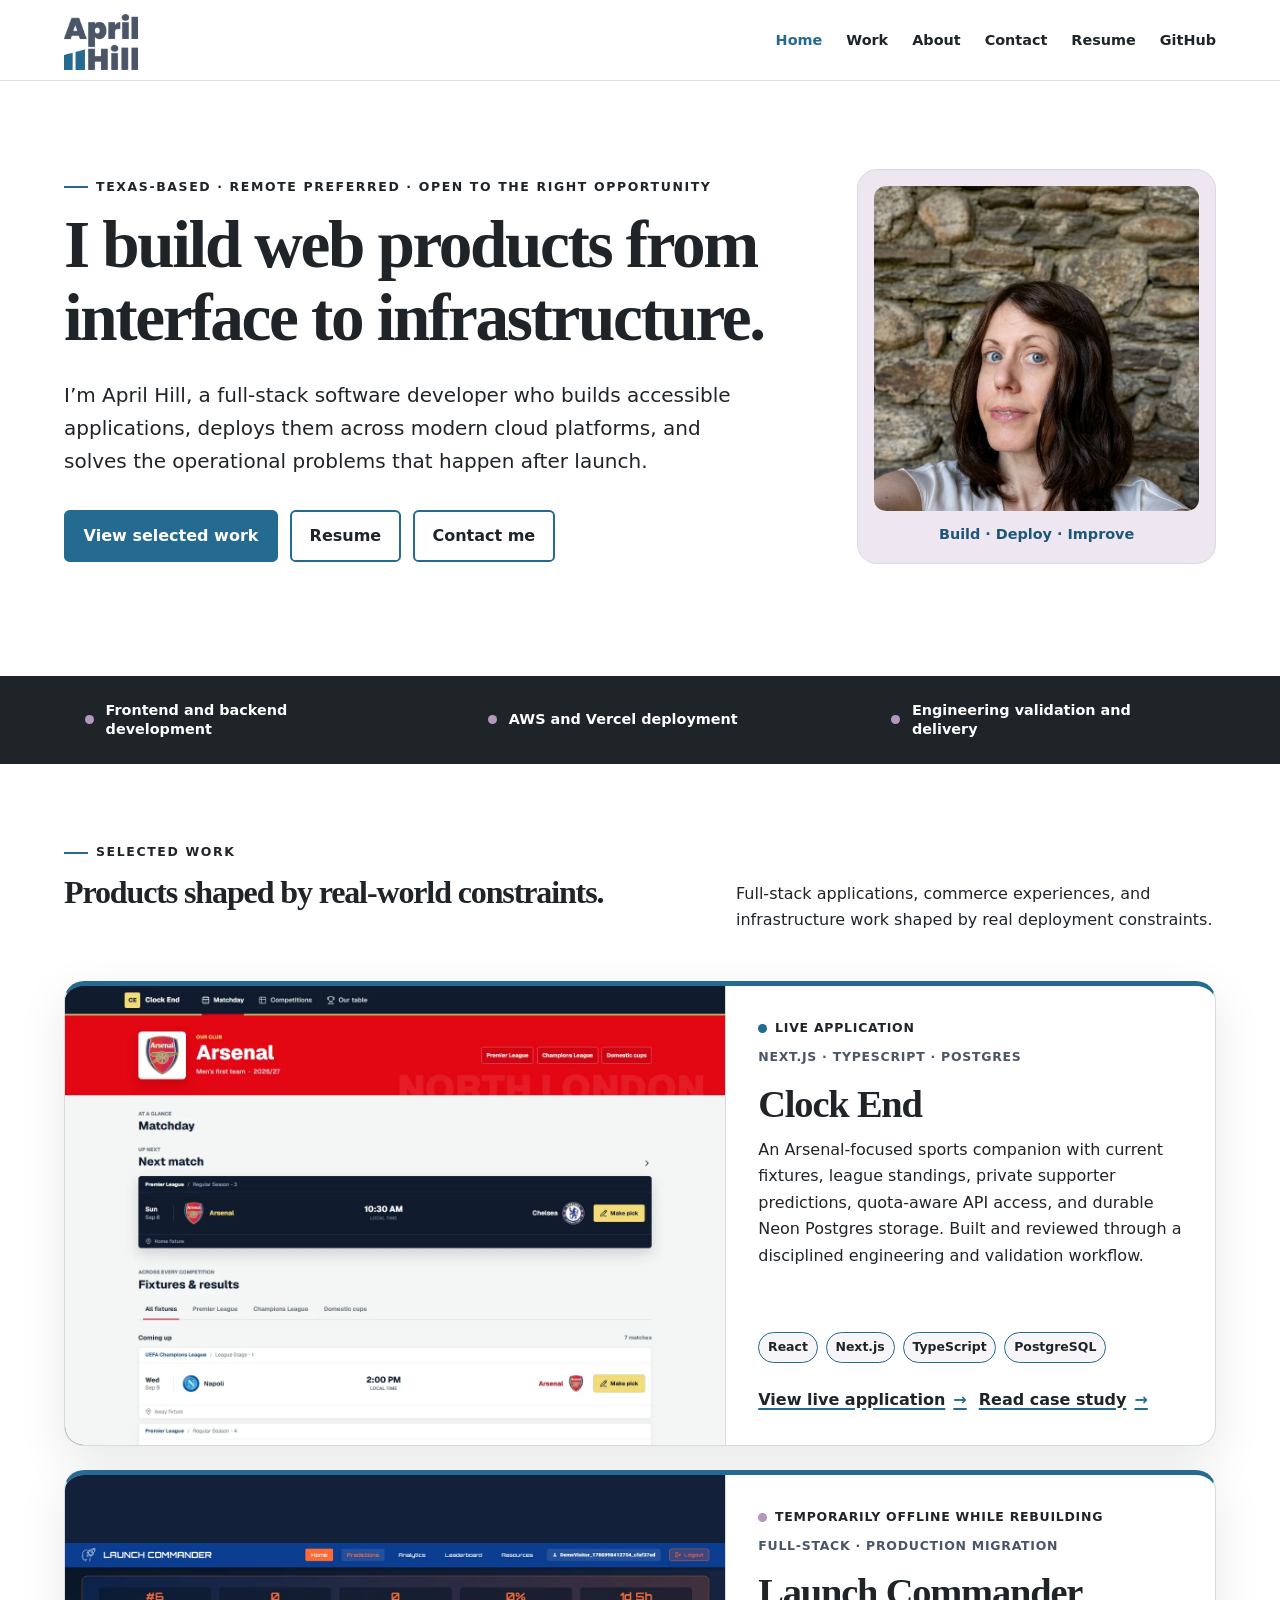
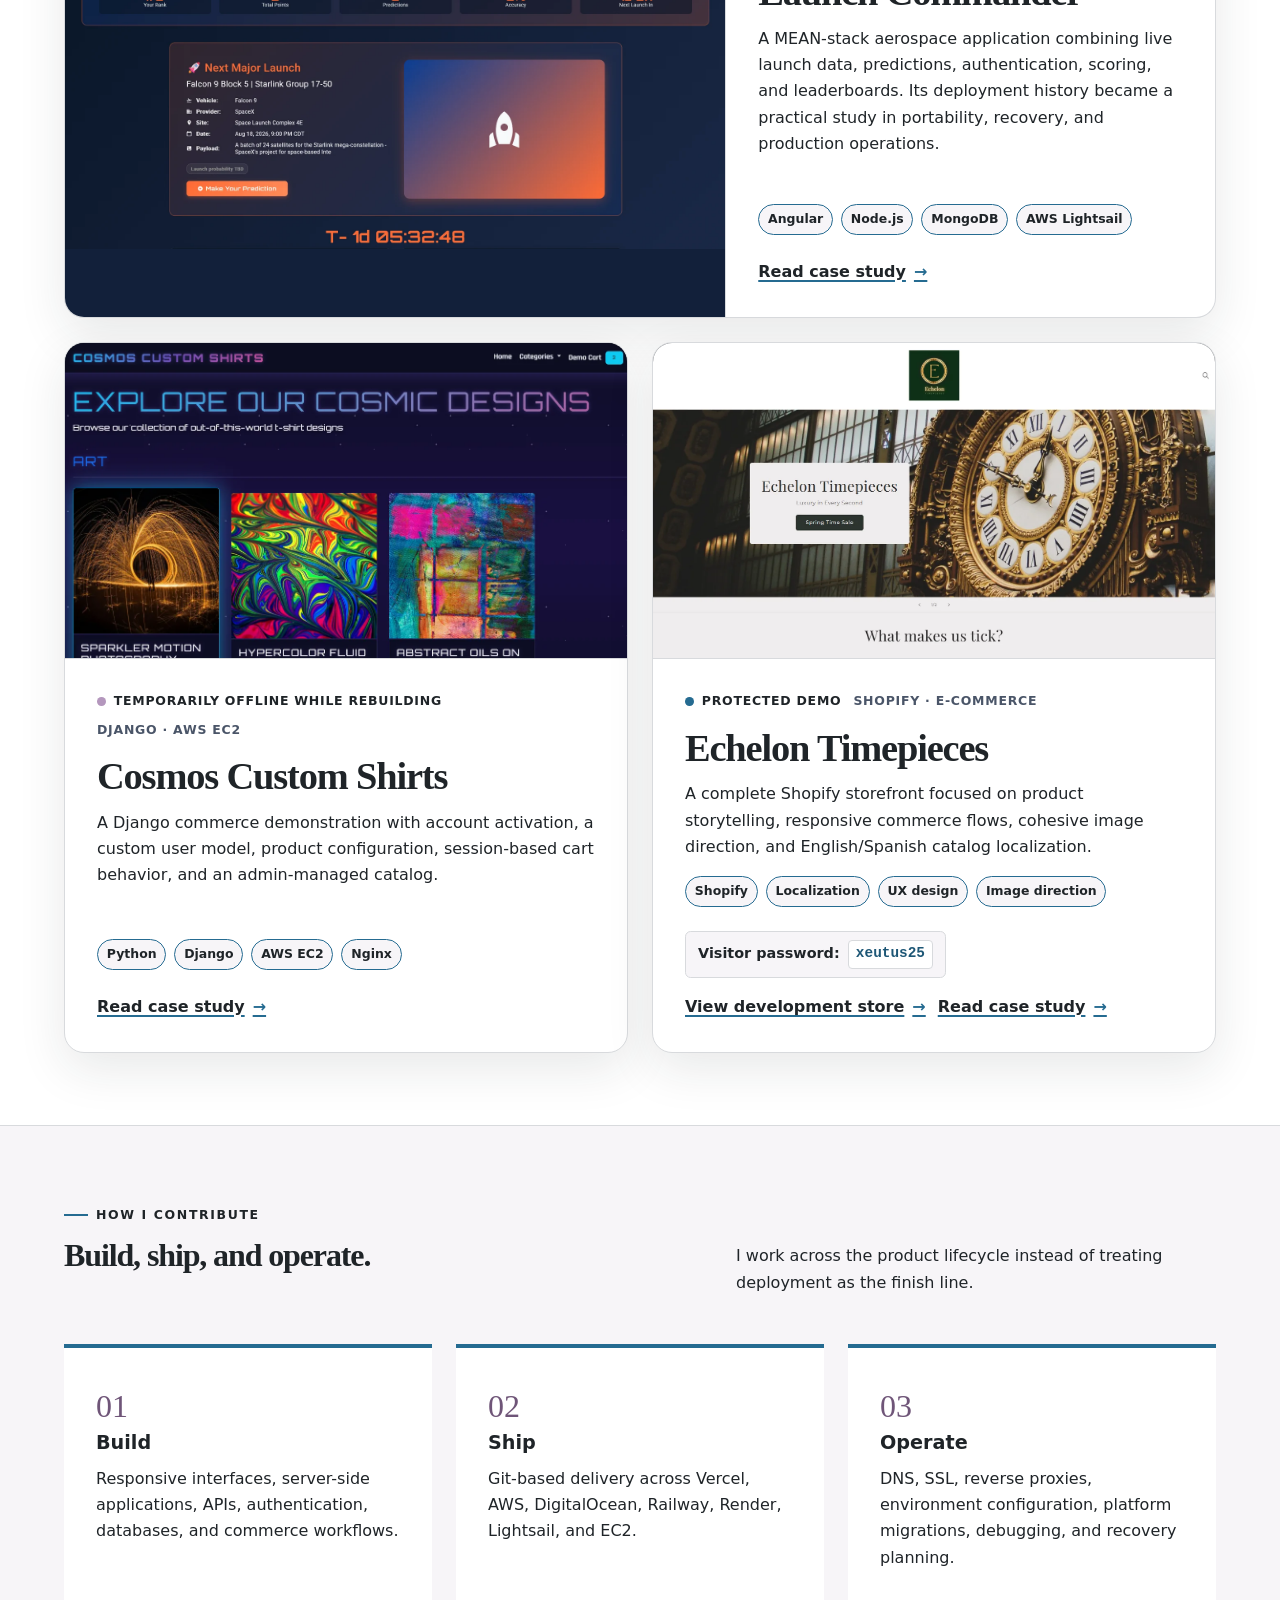
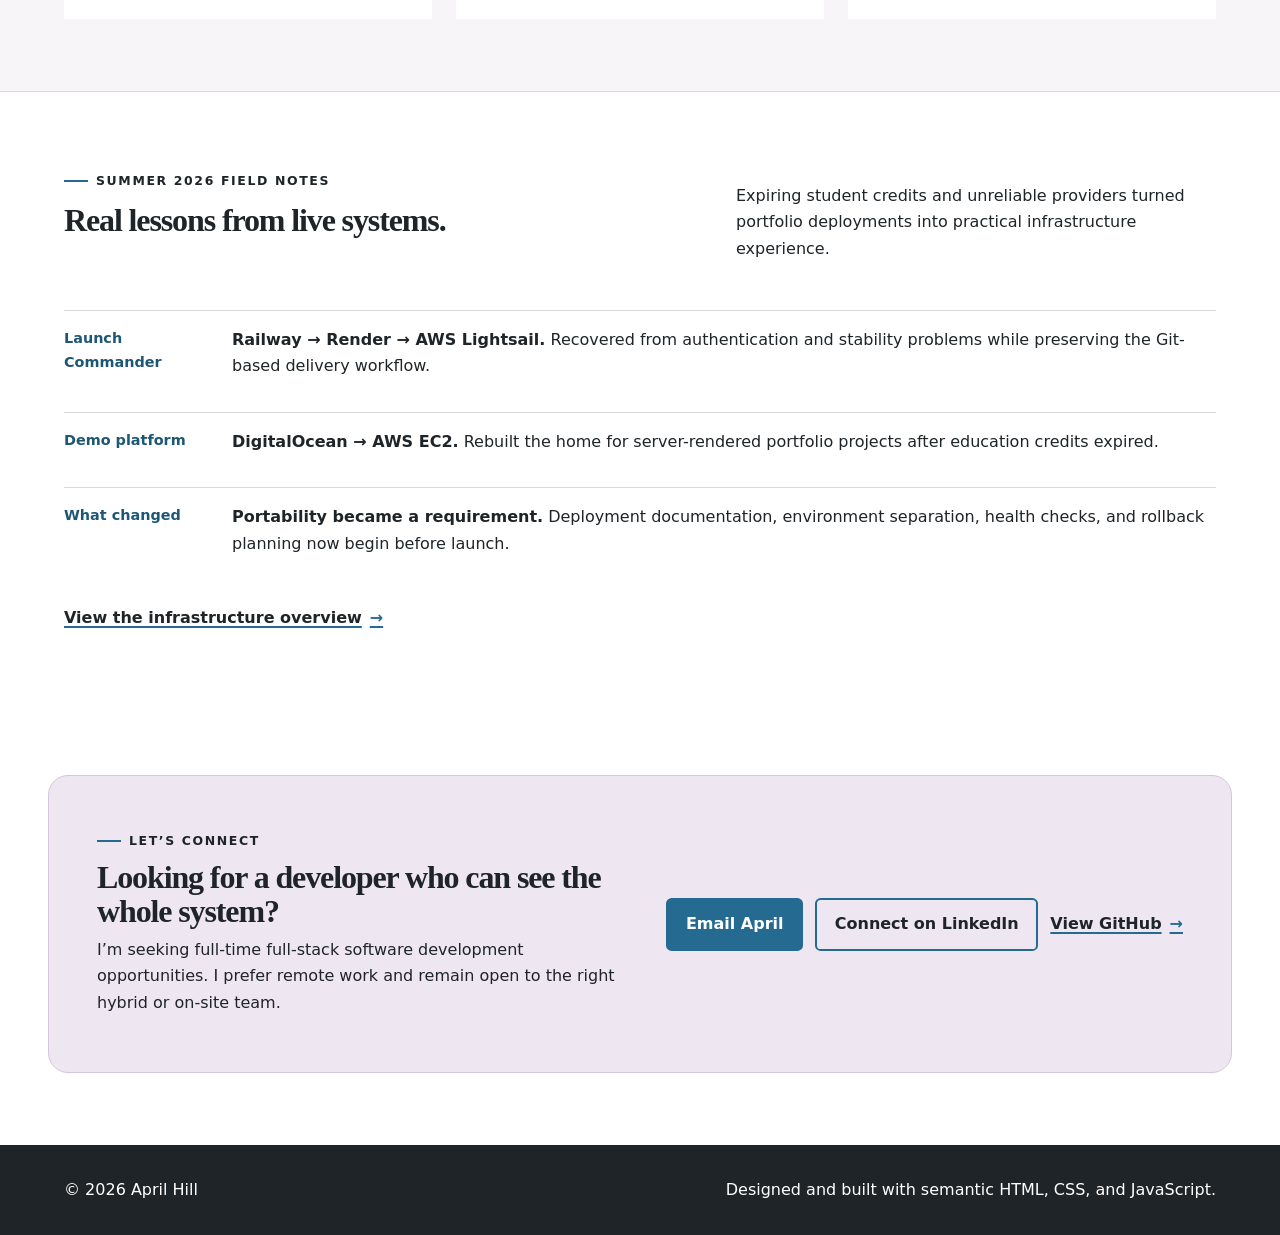
<file: index.html>
<!doctype html>
<html lang="en">
  <head>
    <meta charset="utf-8">
    <meta name="viewport" content="width=device-width, initial-scale=1">
    <meta name="description" content="April Hill is a full-stack software developer building accessible web products across frontend, backend, and cloud infrastructure.">
    <link rel="canonical" href="https://aprilhill.tech/">
    <link rel="icon" type="image/png" href="assets/images/logo.png">
    <meta property="og:type" content="website">
    <meta property="og:site_name" content="April Hill Portfolio">
    <meta property="og:title" content="April Hill | Full-Stack Software Developer">
    <meta property="og:description" content="Accessible full-stack web products, cloud delivery, and production-minded problem-solving.">
    <meta property="og:url" content="https://aprilhill.tech/">
    <meta property="og:image" content="https://aprilhill.tech/assets/images/profile/profile-april-stone.webp">
    <meta property="og:image:alt" content="April Hill, full-stack software developer">
    <meta name="twitter:card" content="summary">
    <title>April Hill | Full-Stack Software Developer</title>
    <link rel="stylesheet" href="css/global.css">
    <link rel="stylesheet" href="css/components.css">
    <link rel="stylesheet" href="css/pages.css">
    <script type="application/ld+json">
      {
        "@context": "https://schema.org",
        "@type": "Person",
        "name": "April Hill",
        "url": "https://aprilhill.tech/",
        "image": "https://aprilhill.tech/assets/images/profile/profile-april-stone.webp",
        "jobTitle": "Full-Stack Software Developer",
        "address": {
          "@type": "PostalAddress",
          "addressRegion": "Texas",
          "addressCountry": "US"
        },
        "sameAs": [
          "https://github.com/TiffanyApril-Dev",
          "https://www.linkedin.com/in/tiffanymorganhill"
        ],
        "knowsAbout": [
          "Full-stack web development",
          "AI-assisted software development",
          "TypeScript",
          "React",
          "Next.js",
          "PostgreSQL",
          "Angular",
          "Node.js",
          "Python",
          "Django",
          "PHP",
          "MongoDB",
          "MySQL",
          "AWS",
          "Accessible web interfaces"
        ]
      }
    </script>
    <script src="js/main.js" defer></script>
  </head>
  <body>
    <a class="skip-link" href="#main-content">Skip to main content</a>

    <header class="site-header">
      <div class="container header-inner">
        <a class="wordmark" href="index.html" aria-label="April Hill home">
          <span class="wordmark-logo" aria-hidden="true"><img src="assets/images/logo.png" width="500" height="500" alt=""></span>
        </a>

        <button class="nav-toggle" type="button" aria-expanded="false" aria-controls="primary-nav" aria-label="Open navigation menu" data-nav-toggle>
          <span></span><span></span><span></span>
        </button>

        <nav class="primary-nav" id="primary-nav" aria-label="Primary navigation" data-primary-nav>
          <ul>
            <li><a href="index.html" aria-current="page">Home</a></li>
            <li><a href="work.html">Work</a></li>
            <li><a href="about.html">About</a></li>
            <li><a href="#contact">Contact</a></li>
            <li><a href="assets/resume/April_Hill_Full_Stack_Developer_Resume.pdf" target="_blank" rel="noreferrer">Resume</a></li>
            <li><a href="https://github.com/TiffanyApril-Dev" target="_blank" rel="noopener noreferrer">GitHub</a></li>
          </ul>
        </nav>
      </div>
    </header>

    <main id="main-content">
      <section class="hero">
        <div class="container hero-grid">
          <div class="hero-copy">
            <p class="eyebrow">Texas-based · Remote preferred · Open to the right opportunity</p>
            <h1>I build web products from interface to infrastructure.</h1>
            <p class="hero-lead">I’m April Hill, a full-stack software developer who builds accessible applications, deploys them across modern cloud platforms, and solves the operational problems that happen after launch.</p>
            <div class="button-row">
              <a class="button" href="#selected-work">View selected work</a>
              <a class="button button--secondary" href="assets/resume/April_Hill_Full_Stack_Developer_Resume.pdf" target="_blank" rel="noreferrer">Resume</a>
              <a class="button button--secondary" href="#contact">Contact me</a>
            </div>
          </div>

          <figure class="portrait-card portrait-card--tight">
            <img src="assets/images/profile/profile-april-stone.webp" width="1080" height="1080" alt="April Hill, full-stack software developer">
            <figcaption class="portrait-caption">Build · Deploy · Improve</figcaption>
          </figure>
        </div>
      </section>

      <aside class="proof-strip" aria-label="Core capabilities">
        <ul class="container proof-list">
          <li>Frontend and backend development</li>
          <li>AWS and Vercel deployment</li>
          <li>Engineering validation and delivery</li>
        </ul>
      </aside>

      <section class="section" id="selected-work">
        <div class="container">
          <div class="section-heading">
            <div>
              <p class="eyebrow">Selected work</p>
              <h2>Products shaped by real-world constraints.</h2>
            </div>
            <p>Full-stack applications, commerce experiences, and infrastructure work shaped by real deployment constraints.</p>
          </div>

          <div class="project-grid">
            <article class="project-card project-card--featured">
              <figure class="project-card-media">
                <img src="assets/images/clock-end/dashboard.webp" width="1440" height="1000" loading="lazy" decoding="async" alt="Clock End Arsenal dashboard showing the next match and upcoming fixtures">
              </figure>
              <div class="project-card-body">
                <div class="project-card-kicker">
                  <span class="project-status project-status--live">Live application</span>
                  <span>Next.js · TypeScript · Postgres</span>
                </div>
                <h3>Clock End</h3>
                <p>An Arsenal-focused sports companion with current fixtures, league standings, private supporter predictions, quota-aware API access, and durable Neon Postgres storage. Built and reviewed through a disciplined engineering and validation workflow.</p>
                <ul class="tag-list" aria-label="Technologies used">
                  <li class="tag">React</li>
                  <li class="tag">Next.js</li>
                  <li class="tag">TypeScript</li>
                  <li class="tag">PostgreSQL</li>
                </ul>
                <div class="link-row">
                  <a class="text-link" href="https://clock-end.vercel.app" target="_blank" rel="noopener noreferrer">View live application</a>
                  <a class="text-link" href="clock-end.html">Read case study</a>
                </div>
              </div>
            </article>

            <article class="project-card project-card--featured">
              <figure class="project-card-media project-card-media--contain">
                <img src="assets/images/launch-commander/home-demo.webp" width="1600" height="750" loading="lazy" decoding="async" alt="Launch Commander dashboard showing user rank, prediction totals, and the next scheduled launch">
              </figure>
              <div class="project-card-body">
                <div class="project-card-kicker">
                  <span class="project-status project-status--demo">Temporarily offline while rebuilding</span>
                  <span>Full-stack · Production migration</span>
                </div>
                <h3>Launch Commander</h3>
                <p>A MEAN-stack aerospace application combining live launch data, predictions, authentication, scoring, and leaderboards. Its deployment history became a practical study in portability, recovery, and production operations.</p>
                <ul class="tag-list" aria-label="Technologies used">
                  <li class="tag">Angular</li>
                  <li class="tag">Node.js</li>
                  <li class="tag">MongoDB</li>
                  <li class="tag">AWS Lightsail</li>
                </ul>
                <div class="link-row">
                  <a class="text-link" href="launch-commander.html">Read case study</a>
                </div>
              </div>
            </article>

            <article class="project-card">
              <figure class="project-card-media">
                <img src="assets/images/cosmos/cosmos-home.webp" width="1175" height="661" loading="lazy" decoding="async" alt="Cosmos Custom Shirts product catalog displaying three colorful configurable designs">
              </figure>
              <div class="project-card-body">
                <div class="project-card-kicker">
                  <span class="project-status project-status--demo">Temporarily offline while rebuilding</span>
                  <span>Django · AWS EC2</span>
                </div>
                <h3>Cosmos Custom Shirts</h3>
                <p>A Django commerce demonstration with account activation, a custom user model, product configuration, session-based cart behavior, and an admin-managed catalog.</p>
                <ul class="tag-list" aria-label="Technologies used">
                  <li class="tag">Python</li>
                  <li class="tag">Django</li>
                  <li class="tag">AWS EC2</li>
                  <li class="tag">Nginx</li>
                </ul>
                <div class="link-row">
                  <a class="text-link" href="cosmos-custom-shirts.html">Read case study</a>
                </div>
              </div>
            </article>

            <article class="project-card">
              <figure class="project-card-media">
                <img src="assets/images/echelon/echelon-home.webp" width="1600" height="799" loading="lazy" decoding="async" alt="Echelon Timepieces storefront homepage with an ornate station clock and premium neutral styling">
              </figure>
              <div class="project-card-body">
                <div class="project-card-kicker">
                  <span class="project-status project-status--live">Protected demo</span>
                  <span>Shopify · E-commerce</span>
                </div>
                <h3>Echelon Timepieces</h3>
                <p>A complete Shopify storefront focused on product storytelling, responsive commerce flows, cohesive image direction, and English/Spanish catalog localization.</p>
                <ul class="tag-list" aria-label="Technologies used">
                  <li class="tag">Shopify</li>
                  <li class="tag">Localization</li>
                  <li class="tag">UX design</li>
                  <li class="tag">Image direction</li>
                </ul>
                <p class="demo-access"><span>Visitor password:</span> <code>xeutus25</code></p>
                <div class="link-row">
                  <a class="text-link" href="https://echelon-timepieces.myshopify.com" target="_blank" rel="noopener noreferrer">View development store</a>
                  <a class="text-link" href="echelon-timepieces.html">Read case study</a>
                </div>
              </div>
            </article>
          </div>
        </div>
      </section>

      <section class="section section--surface">
        <div class="container">
          <div class="section-heading">
            <div>
              <p class="eyebrow">How I contribute</p>
              <h2>Build, ship, and operate.</h2>
            </div>
            <p>I work across the product lifecycle instead of treating deployment as the finish line.</p>
          </div>

          <div class="capability-grid">
            <article class="capability-card">
              <span class="capability-number" aria-hidden="true">01</span>
              <h3>Build</h3>
              <p>Responsive interfaces, server-side applications, APIs, authentication, databases, and commerce workflows.</p>
            </article>
            <article class="capability-card">
              <span class="capability-number" aria-hidden="true">02</span>
              <h3>Ship</h3>
              <p>Git-based delivery across Vercel, AWS, DigitalOcean, Railway, Render, Lightsail, and EC2.</p>
            </article>
            <article class="capability-card">
              <span class="capability-number" aria-hidden="true">03</span>
              <h3>Operate</h3>
              <p>DNS, SSL, reverse proxies, environment configuration, platform migrations, debugging, and recovery planning.</p>
            </article>
          </div>
        </div>
      </section>

      <section class="section">
        <div class="container">
          <div class="section-heading">
            <div>
              <p class="eyebrow">Summer 2026 field notes</p>
              <h2>Real lessons from live systems.</h2>
            </div>
            <p>Expiring student credits and unreliable providers turned portfolio deployments into practical infrastructure experience.</p>
          </div>

          <ol class="timeline">
            <li class="timeline-item">
              <span class="timeline-label">Launch Commander</span>
              <div><strong>Railway → Render → AWS Lightsail.</strong> Recovered from authentication and stability problems while preserving the Git-based delivery workflow.</div>
            </li>
            <li class="timeline-item">
              <span class="timeline-label">Demo platform</span>
              <div><strong>DigitalOcean → AWS EC2.</strong> Rebuilt the home for server-rendered portfolio projects after education credits expired.</div>
            </li>
            <li class="timeline-item">
              <span class="timeline-label">What changed</span>
              <div><strong>Portability became a requirement.</strong> Deployment documentation, environment separation, health checks, and rollback planning now begin before launch.</div>
            </li>
          </ol>
          <div class="section-action">
            <a class="text-link" href="work.html#cloud-infrastructure">View the infrastructure overview</a>
          </div>
        </div>
      </section>

      <section class="section" id="contact">
        <div class="container contact-panel">
          <div>
            <p class="eyebrow">Let’s connect</p>
            <h2>Looking for a developer who can see the whole system?</h2>
            <p>I’m seeking full-time full-stack software development opportunities. I prefer remote work and remain open to the right hybrid or on-site team.</p>
          </div>
          <div class="button-row">
            <a class="button" href="mailto:april.hill.dev@gmail.com">Email April</a>
            <a class="button button--secondary" href="https://www.linkedin.com/in/tiffanymorganhill" target="_blank" rel="noopener noreferrer">Connect on LinkedIn</a>
            <a class="text-link" href="https://github.com/TiffanyApril-Dev" target="_blank" rel="noopener noreferrer">View GitHub</a>
          </div>
        </div>
      </section>
    </main>

    <footer class="site-footer">
      <div class="container footer-inner">
        <span>© <span data-current-year>2026</span> April Hill</span>
        <span>Designed and built with semantic HTML, CSS, and JavaScript.</span>
      </div>
    </footer>
  </body>
</html>
</file>
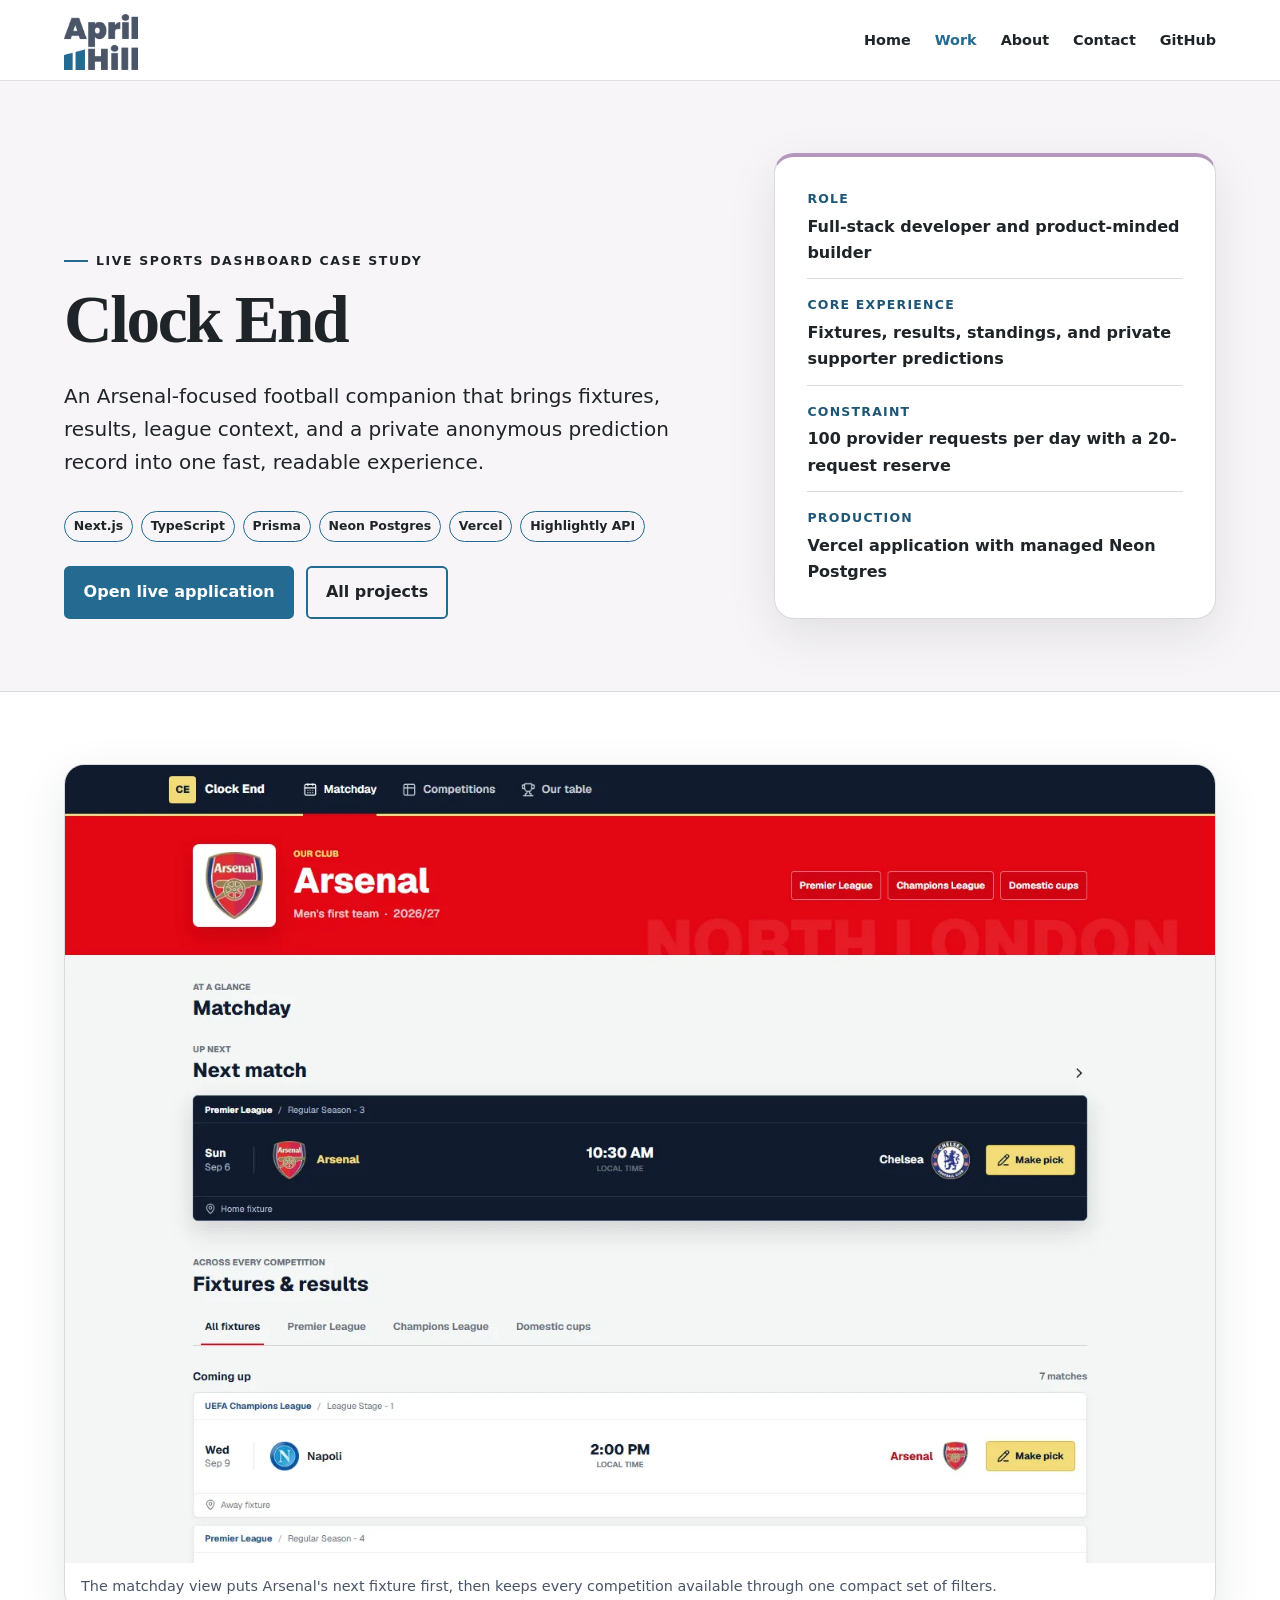
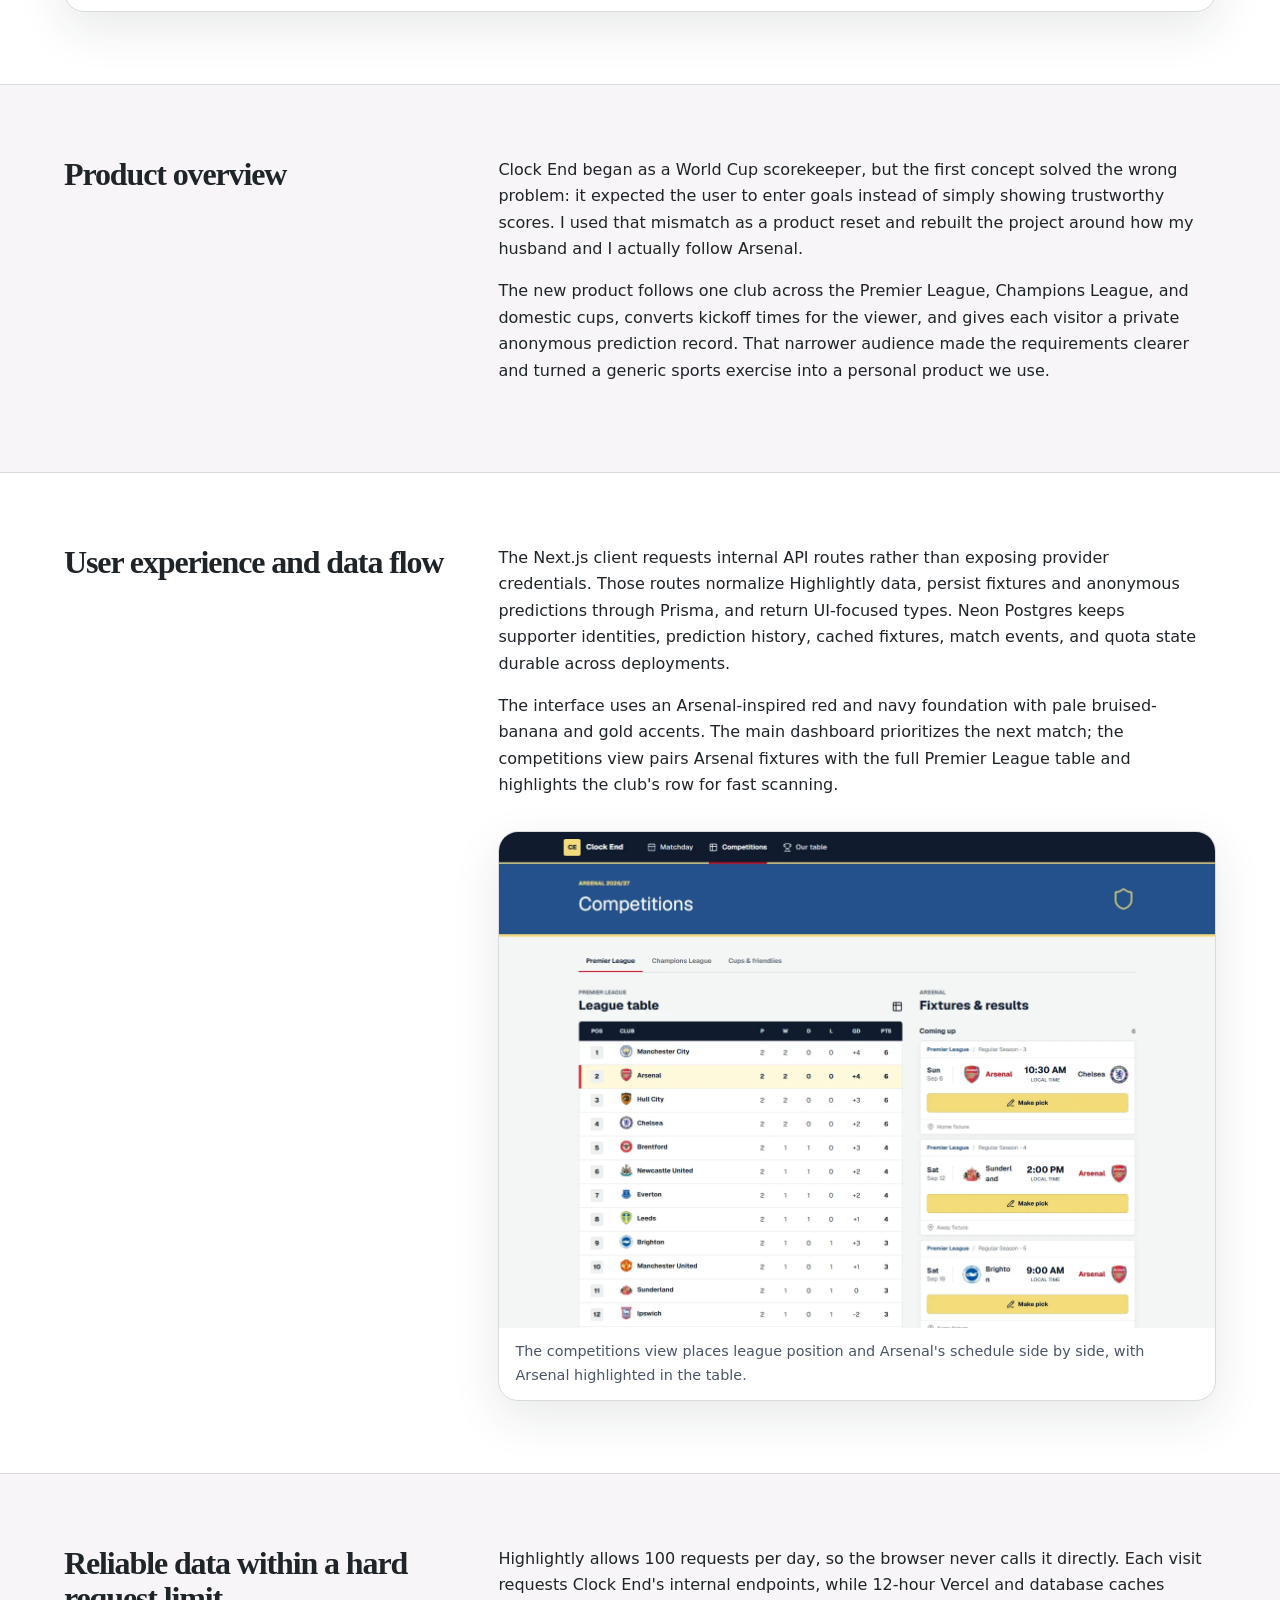
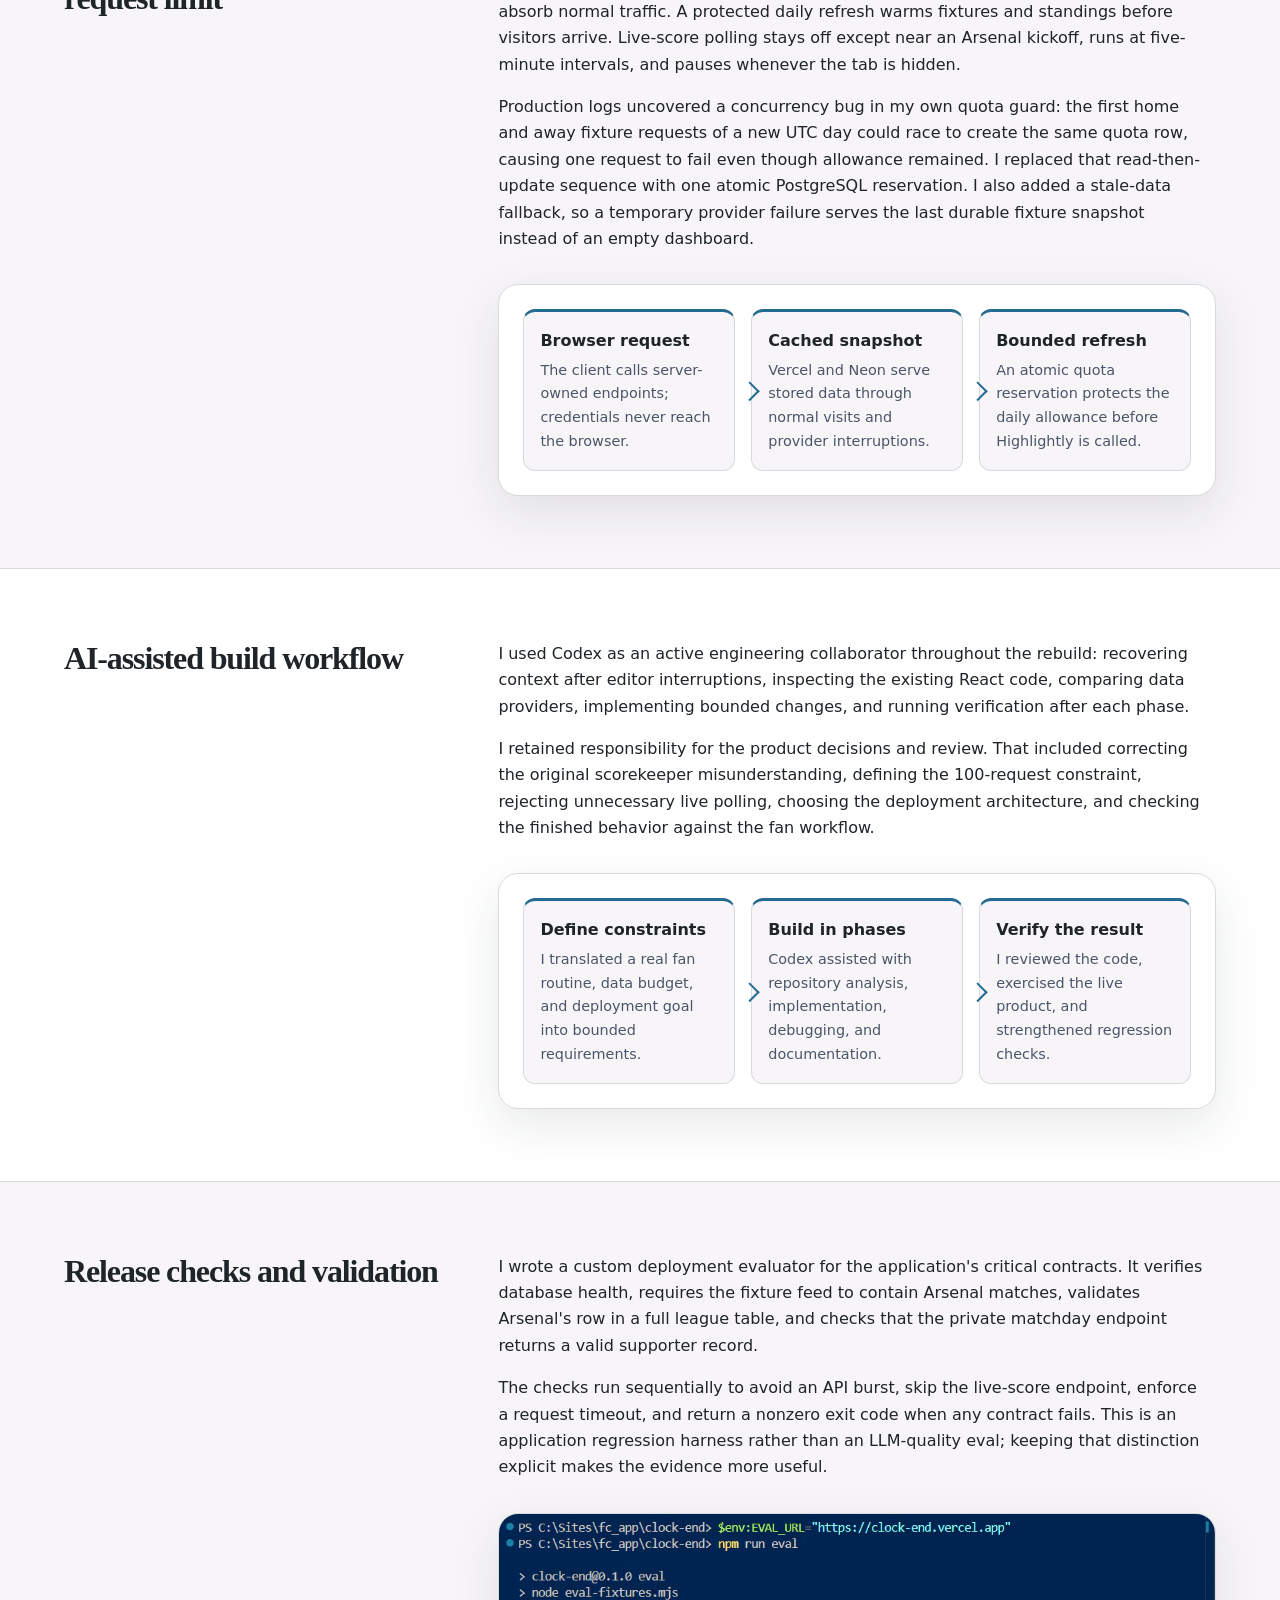
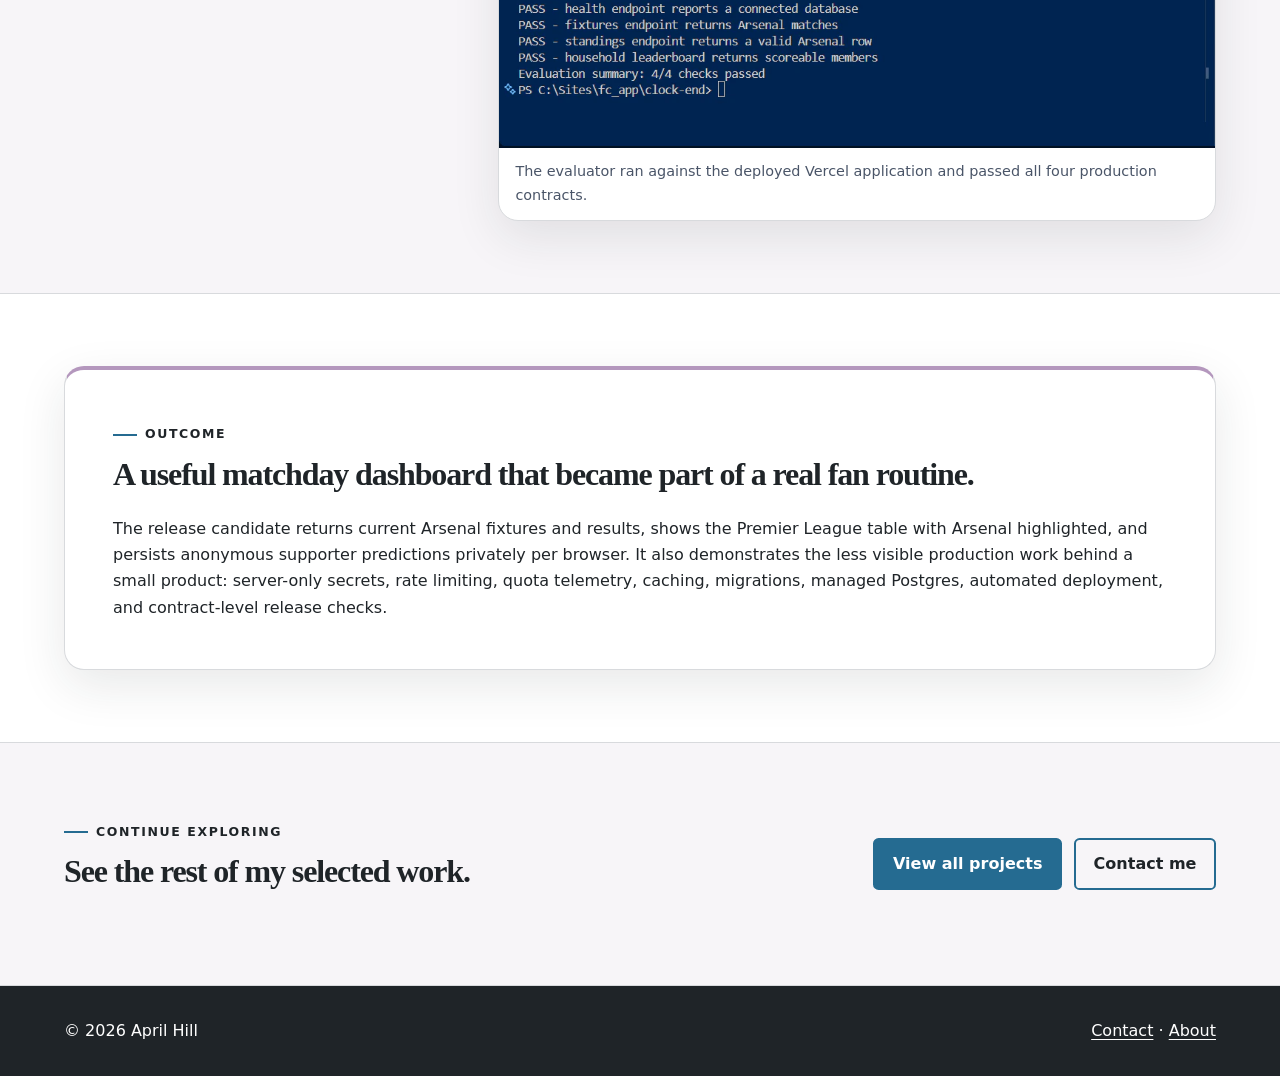
<file: clock-end.html>
<!doctype html>
<html lang="en">
  <head>
    <meta charset="utf-8">
    <meta name="viewport" content="width=device-width, initial-scale=1">
    <meta name="description" content="Clock End live sports dashboard case study by full-stack developer April Hill.">
    <meta name="theme-color" content="#ffffff">
    <link rel="canonical" href="https://aprilhill.tech/clock-end.html">
    <link rel="icon" type="image/png" href="assets/images/logo.png">
    <meta property="og:type" content="article">
    <meta property="og:site_name" content="April Hill Portfolio">
    <meta property="og:title" content="Clock End Case Study | April Hill">
    <meta property="og:description" content="An Arsenal-focused football companion built with Next.js, TypeScript, Prisma, Neon Postgres, and quota-aware sports data.">
    <meta property="og:url" content="https://aprilhill.tech/clock-end.html">
    <meta property="og:image" content="https://aprilhill.tech/assets/images/clock-end/dashboard.webp">
    <meta property="og:image:alt" content="Clock End dashboard overview">
    <meta name="twitter:card" content="summary_large_image">
    <title>Clock End Case Study | April Hill</title>
    <link rel="stylesheet" href="css/global.css">
    <link rel="stylesheet" href="css/components.css">
    <link rel="stylesheet" href="css/pages.css">
    <script src="js/main.js" defer></script>
  </head>
  <body>
    <a class="skip-link" href="#main-content">Skip to main content</a>
    <header class="site-header">
      <div class="container header-inner">
        <a class="wordmark" href="index.html" aria-label="April Hill home"><span class="wordmark-logo" aria-hidden="true"><img src="assets/images/logo.png" width="500" height="500" alt=""></span></a>
        <button class="nav-toggle" type="button" aria-expanded="false" aria-controls="primary-nav" aria-label="Open navigation menu" data-nav-toggle><span></span><span></span><span></span></button>
        <nav class="primary-nav" id="primary-nav" aria-label="Primary navigation" data-primary-nav>
          <ul>
            <li><a href="index.html">Home</a></li>
            <li><a href="work.html" aria-current="page">Work</a></li>
            <li><a href="about.html">About</a></li>
            <li><a href="index.html#contact">Contact</a></li>
            <li><a href="https://github.com/TiffanyApril-Dev" target="_blank" rel="noreferrer">GitHub</a></li>
          </ul>
        </nav>
      </div>
    </header>

    <main id="main-content">
      <header class="case-study-hero">
        <div class="container case-study-hero-grid">
          <div>
            <p class="eyebrow">Live sports dashboard case study</p>
            <h1>Clock End</h1>
            <p class="case-study-lead">An Arsenal-focused football companion that brings fixtures, results, league context, and a private anonymous prediction record into one fast, readable experience.</p>
            <ul class="tag-list" aria-label="Project technologies">
              <li class="tag">Next.js</li>
              <li class="tag">TypeScript</li>
              <li class="tag">Prisma</li>
              <li class="tag">Neon Postgres</li>
              <li class="tag">Vercel</li>
              <li class="tag">Highlightly API</li>
            </ul>
            <div class="button-row">
              <a class="button" href="https://clock-end.vercel.app" target="_blank" rel="noreferrer">Open live application</a>
              <a class="button button--secondary" href="work.html">All projects</a>
            </div>
          </div>
          <aside class="case-study-summary" aria-label="Project summary">
            <dl>
              <div><dt>Role</dt><dd>Full-stack developer and product-minded builder</dd></div>
              <div><dt>Core experience</dt><dd>Fixtures, results, standings, and private supporter predictions</dd></div>
              <div><dt>Constraint</dt><dd>100 provider requests per day with a 20-request reserve</dd></div>
              <div><dt>Production</dt><dd>Vercel application with managed Neon Postgres</dd></div>
            </dl>
          </aside>
        </div>
      </header>

      <section class="section" aria-label="Project preview">
        <div class="container">
          <figure class="case-study-figure">
            <img src="assets/images/clock-end/dashboard.webp" width="1440" height="1000" alt="Clock End Arsenal dashboard showing the next match and fixtures across competitions">
            <figcaption>The matchday view puts Arsenal's next fixture first, then keeps every competition available through one compact set of filters.</figcaption>
          </figure>
        </div>
      </section>

      <section class="section section--surface" aria-labelledby="overview-title">
        <div class="container case-study-section">
          <h2 id="overview-title">Product overview</h2>
          <div class="case-study-copy">
            <p>Clock End began as a World Cup scorekeeper, but the first concept solved the wrong problem: it expected the user to enter goals instead of simply showing trustworthy scores. I used that mismatch as a product reset and rebuilt the project around how my husband and I actually follow Arsenal.</p>
            <p>The new product follows one club across the Premier League, Champions League, and domestic cups, converts kickoff times for the viewer, and gives each visitor a private anonymous prediction record. That narrower audience made the requirements clearer and turned a generic sports exercise into a personal product we use.</p>
          </div>
        </div>
      </section>

      <section class="section" aria-labelledby="experience-title">
        <div class="container case-study-section">
          <h2 id="experience-title">User experience and data flow</h2>
          <div>
            <div class="case-study-copy">
              <p>The Next.js client requests internal API routes rather than exposing provider credentials. Those routes normalize Highlightly data, persist fixtures and anonymous predictions through Prisma, and return UI-focused types. Neon Postgres keeps supporter identities, prediction history, cached fixtures, match events, and quota state durable across deployments.</p>
              <p>The interface uses an Arsenal-inspired red and navy foundation with pale bruised-banana and gold accents. The main dashboard prioritizes the next match; the competitions view pairs Arsenal fixtures with the full Premier League table and highlights the club's row for fast scanning.</p>
            </div>
            <div class="case-study-gallery">
              <figure class="case-study-figure case-study-figure--wide">
                <img src="assets/images/clock-end/competitions.webp" width="1440" height="1000" loading="lazy" decoding="async" alt="Clock End competitions view with the Premier League table and Arsenal fixtures">
                <figcaption>The competitions view places league position and Arsenal's schedule side by side, with Arsenal highlighted in the table.</figcaption>
              </figure>
            </div>
          </div>
        </div>
      </section>

      <section class="section section--surface" aria-labelledby="reliability-title">
        <div class="container case-study-section">
          <h2 id="reliability-title">Reliable data within a hard request limit</h2>
          <div>
            <div class="case-study-copy">
              <p>Highlightly allows 100 requests per day, so the browser never calls it directly. Each visit requests Clock End's internal endpoints, while 12-hour Vercel and database caches absorb normal traffic. A protected daily refresh warms fixtures and standings before visitors arrive. Live-score polling stays off except near an Arsenal kickoff, runs at five-minute intervals, and pauses whenever the tab is hidden.</p>
              <p>Production logs uncovered a concurrency bug in my own quota guard: the first home and away fixture requests of a new UTC day could race to create the same quota row, causing one request to fail even though allowance remained. I replaced that read-then-update sequence with one atomic PostgreSQL reservation. I also added a stale-data fallback, so a temporary provider failure serves the last durable fixture snapshot instead of an empty dashboard.</p>
            </div>
            <div class="architecture-flow" role="list" aria-label="Quota-aware sports data flow">
              <div class="architecture-node" role="listitem"><strong>Browser request</strong><span>The client calls server-owned endpoints; credentials never reach the browser.</span></div>
              <div class="architecture-node" role="listitem"><strong>Cached snapshot</strong><span>Vercel and Neon serve stored data through normal visits and provider interruptions.</span></div>
              <div class="architecture-node" role="listitem"><strong>Bounded refresh</strong><span>An atomic quota reservation protects the daily allowance before Highlightly is called.</span></div>
            </div>
          </div>
        </div>
      </section>

      <section class="section" aria-labelledby="agents-title">
        <div class="container case-study-section">
          <h2 id="agents-title">AI-assisted build workflow</h2>
          <div>
            <div class="case-study-copy">
              <p>I used Codex as an active engineering collaborator throughout the rebuild: recovering context after editor interruptions, inspecting the existing React code, comparing data providers, implementing bounded changes, and running verification after each phase.</p>
              <p>I retained responsibility for the product decisions and review. That included correcting the original scorekeeper misunderstanding, defining the 100-request constraint, rejecting unnecessary live polling, choosing the deployment architecture, and checking the finished behavior against the fan workflow.</p>
            </div>
            <div class="architecture-flow" role="list" aria-label="AI-assisted development workflow">
              <div class="architecture-node" role="listitem"><strong>Define constraints</strong><span>I translated a real fan routine, data budget, and deployment goal into bounded requirements.</span></div>
              <div class="architecture-node" role="listitem"><strong>Build in phases</strong><span>Codex assisted with repository analysis, implementation, debugging, and documentation.</span></div>
              <div class="architecture-node" role="listitem"><strong>Verify the result</strong><span>I reviewed the code, exercised the live product, and strengthened regression checks.</span></div>
            </div>
          </div>
        </div>
      </section>

      <section class="section section--surface" aria-labelledby="qa-title">
        <div class="container case-study-section">
          <h2 id="qa-title">Release checks and validation</h2>
          <div>
            <div class="case-study-copy">
              <p>I wrote a custom deployment evaluator for the application's critical contracts. It verifies database health, requires the fixture feed to contain Arsenal matches, validates Arsenal's row in a full league table, and checks that the private matchday endpoint returns a valid supporter record.</p>
              <p>The checks run sequentially to avoid an API burst, skip the live-score endpoint, enforce a request timeout, and return a nonzero exit code when any contract fails. This is an application regression harness rather than an LLM-quality eval; keeping that distinction explicit makes the evidence more useful.</p>
            </div>
            <div class="case-study-gallery">
              <figure class="case-study-figure case-study-figure--wide">
                <img src="assets/images/clock-end/eval-passes.webp" width="968" height="317" loading="lazy" decoding="async" alt="PowerShell terminal showing all four Clock End production evaluation checks passing">
                <figcaption>The evaluator ran against the deployed Vercel application and passed all four production contracts.</figcaption>
              </figure>
            </div>
          </div>
        </div>
      </section>

      <section class="section" aria-labelledby="outcome-title">
        <div class="container">
          <div class="case-study-outcome">
            <p class="eyebrow">Outcome</p>
            <h2 id="outcome-title">A useful matchday dashboard that became part of a real fan routine.</h2>
            <p>The release candidate returns current Arsenal fixtures and results, shows the Premier League table with Arsenal highlighted, and persists anonymous supporter predictions privately per browser. It also demonstrates the less visible production work behind a small product: server-only secrets, rate limiting, quota telemetry, caching, migrations, managed Postgres, automated deployment, and contract-level release checks.</p>
          </div>
        </div>
      </section>

      <section class="section section--surface">
        <div class="container case-study-next">
          <div>
            <p class="eyebrow">Continue exploring</p>
            <h2>See the rest of my selected work.</h2>
          </div>
          <div class="button-row">
            <a class="button" href="work.html">View all projects</a>
            <a class="button button--secondary" href="index.html#contact">Contact me</a>
          </div>
        </div>
      </section>
    </main>

    <footer class="site-footer">
      <div class="container footer-inner"><span>&copy; <span data-current-year>2026</span> April Hill</span><span><a href="index.html#contact">Contact</a> &middot; <a href="about.html">About</a></span></div>
    </footer>
  </body>
</html>
</file>
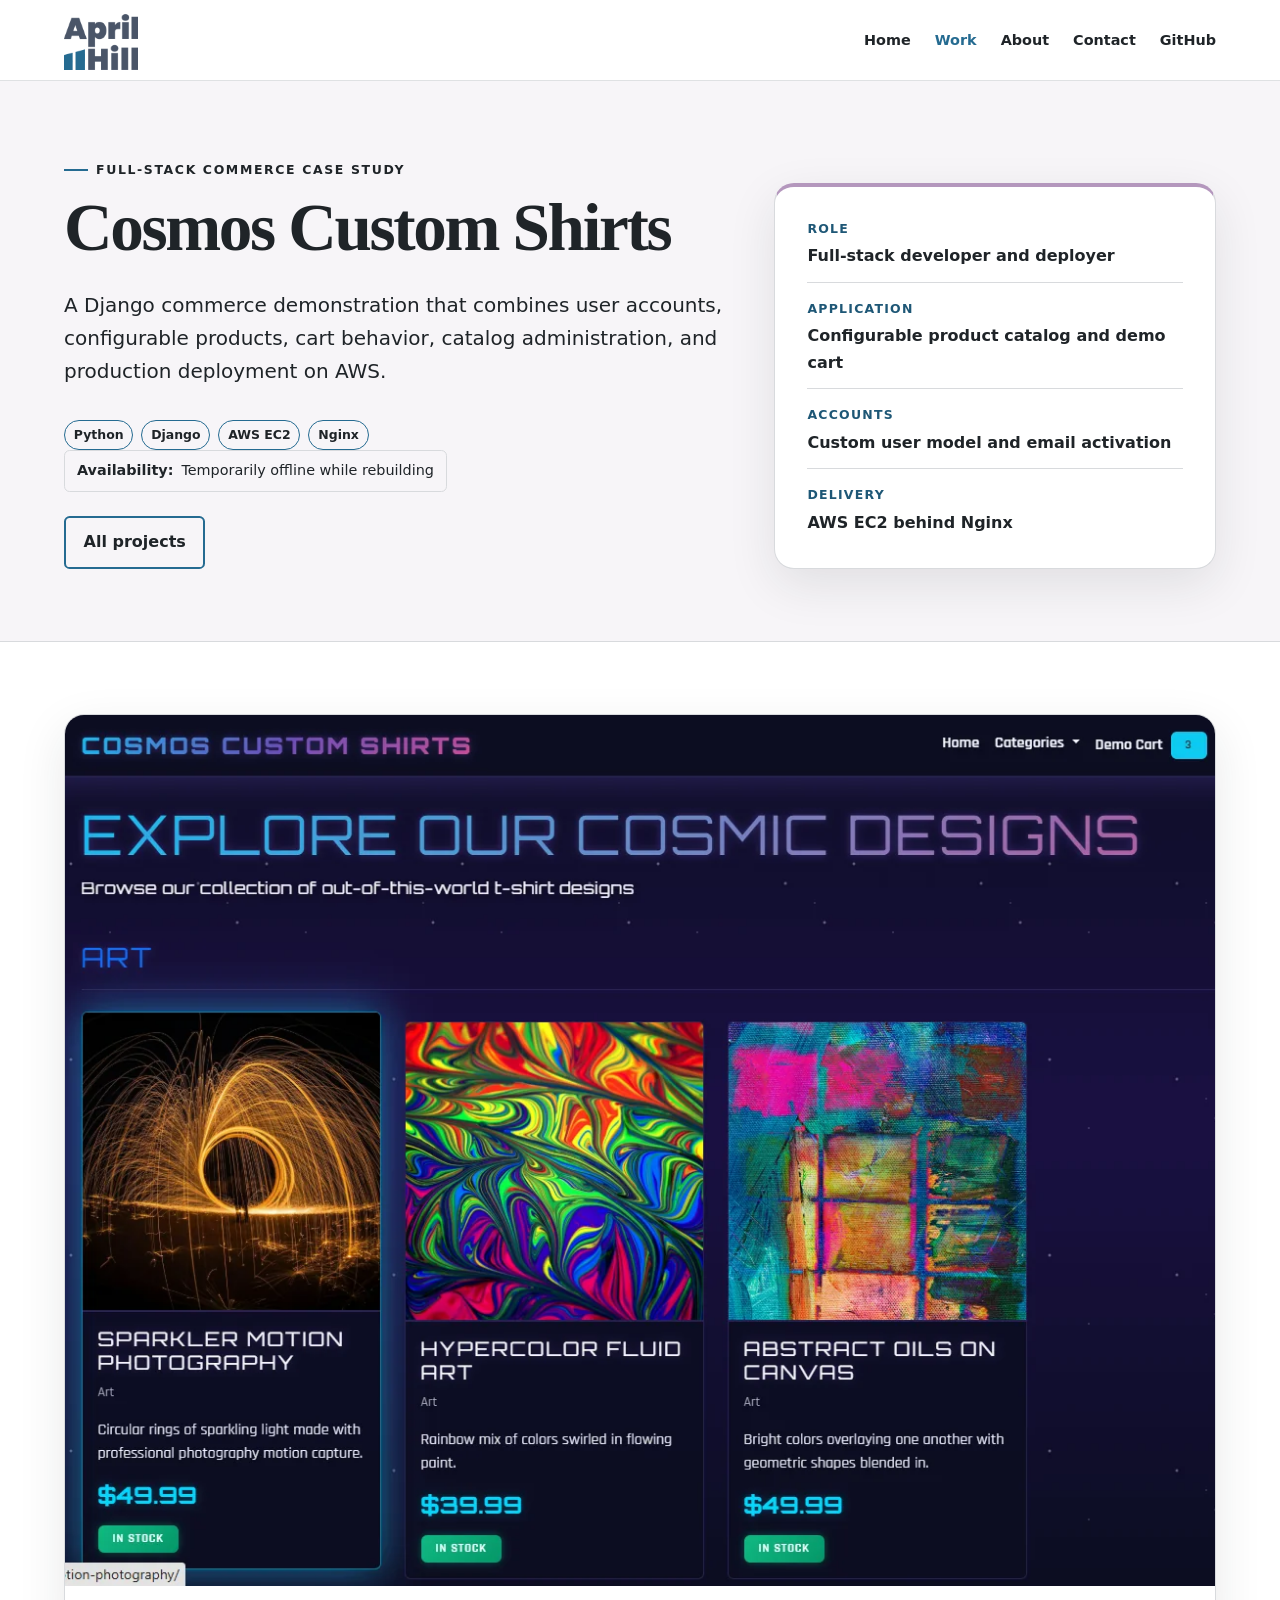
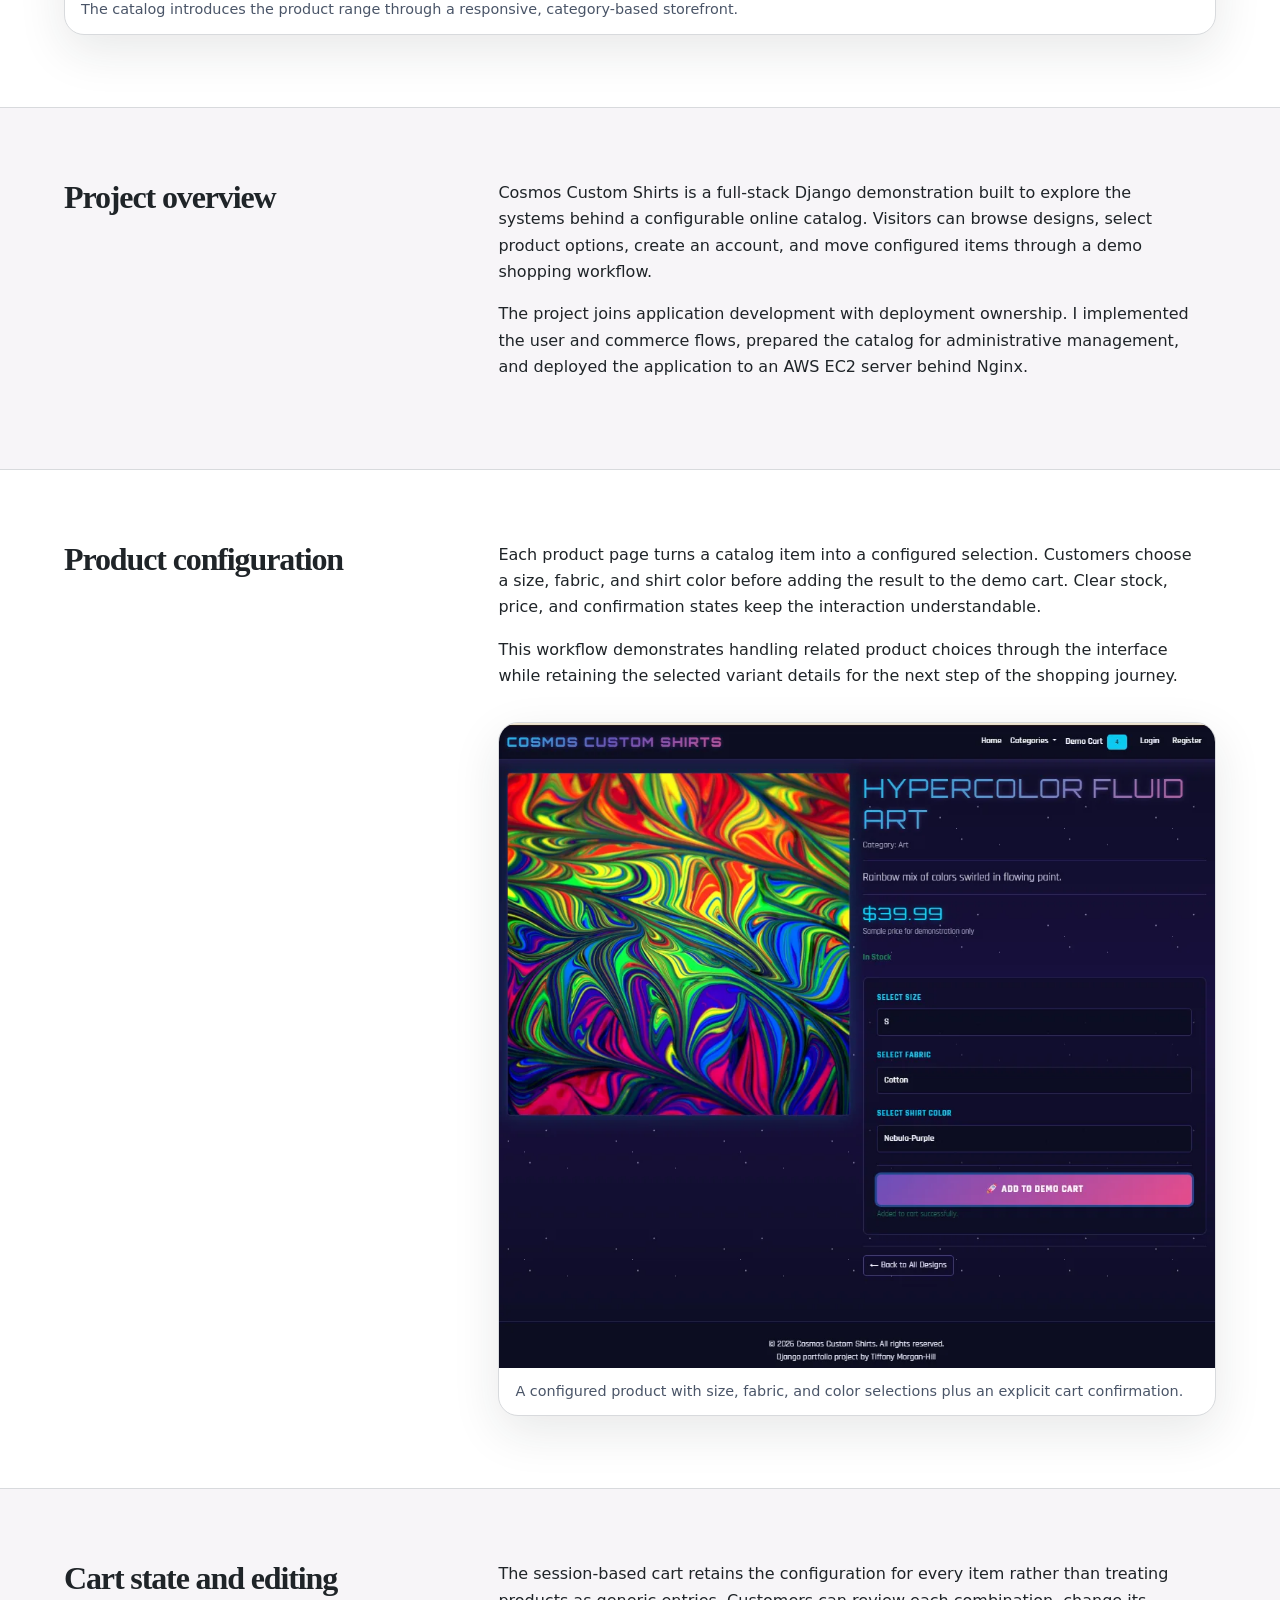
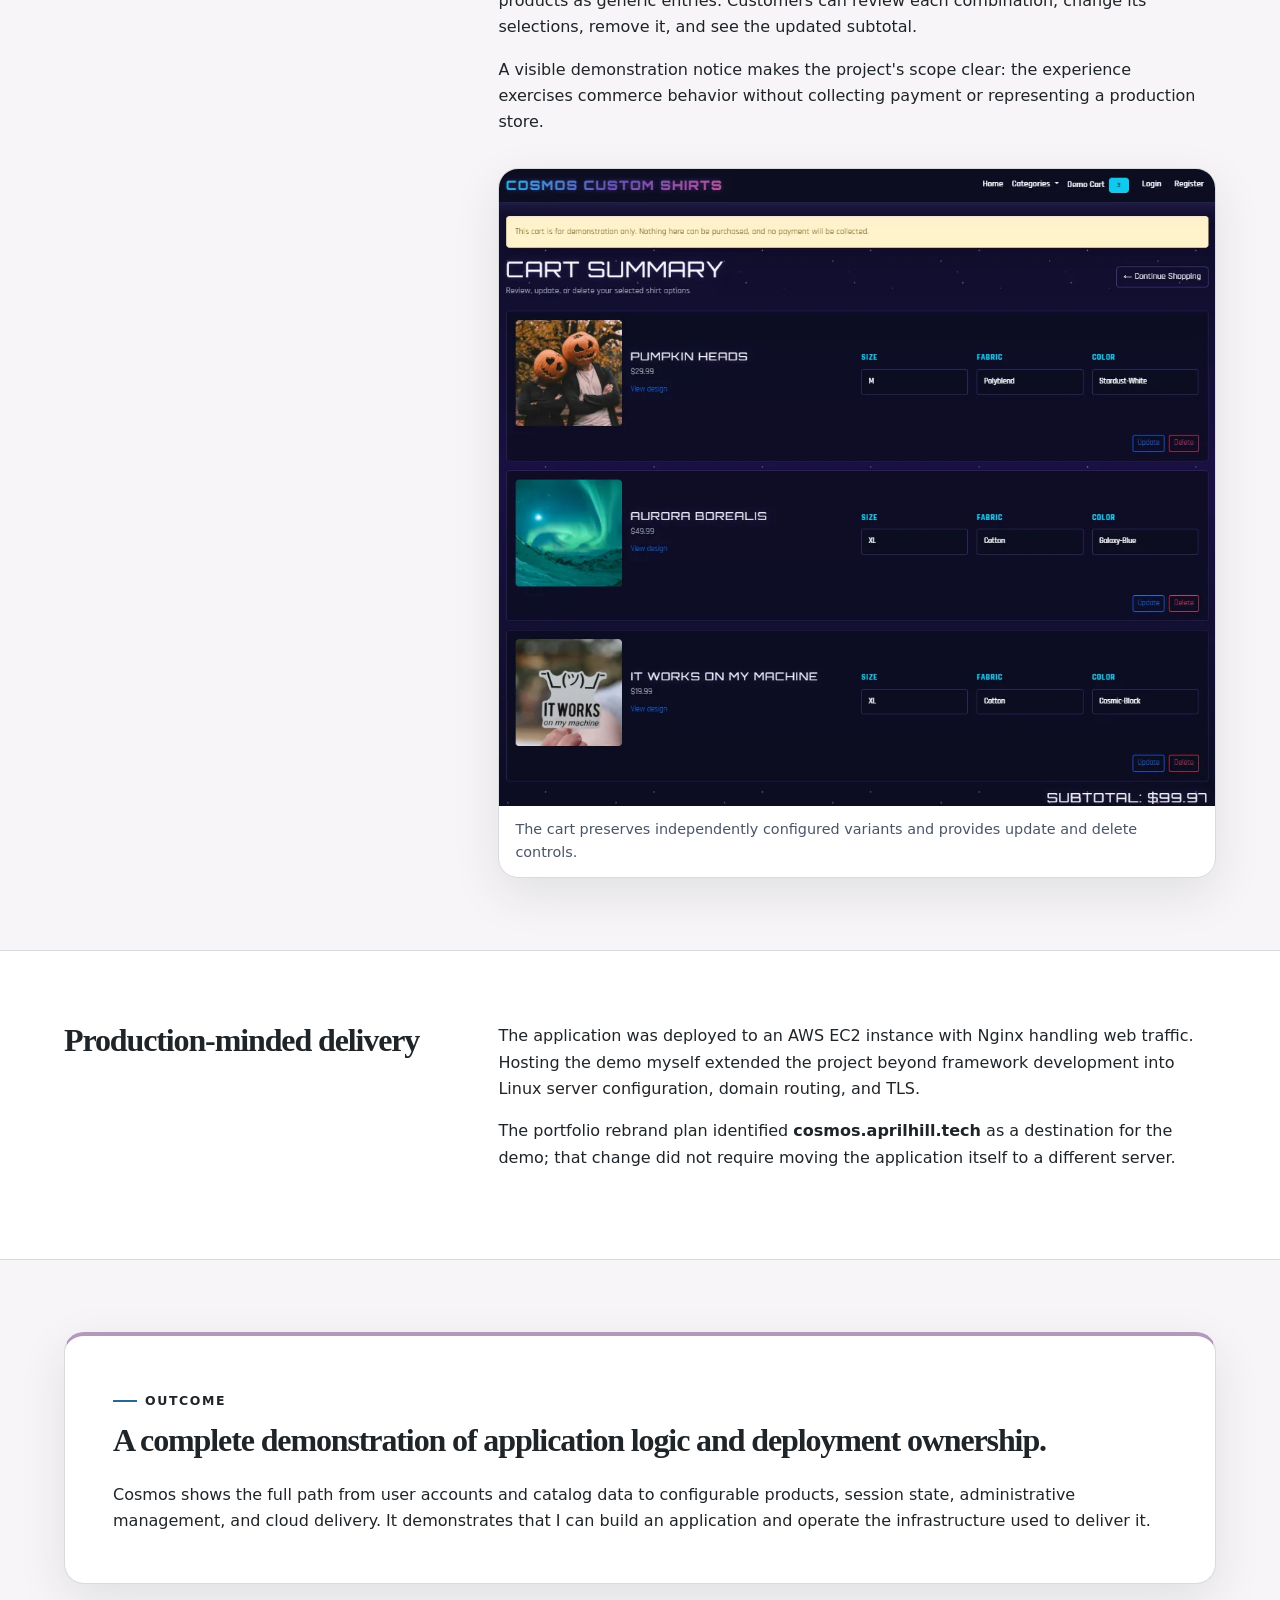
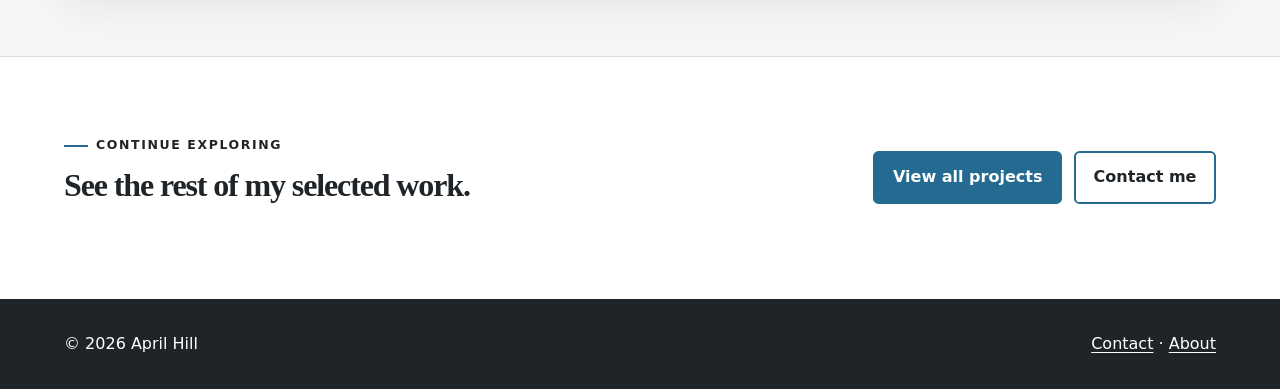
<file: cosmos-custom-shirts.html>
<!doctype html>
<html lang="en">
  <head>
    <meta charset="utf-8">
    <meta name="viewport" content="width=device-width, initial-scale=1">
    <meta name="description" content="Cosmos Custom Shirts Django commerce application case study by full-stack developer April Hill.">
    <meta name="theme-color" content="#ffffff">
    <link rel="canonical" href="https://aprilhill.tech/cosmos-custom-shirts.html">
    <link rel="icon" type="image/png" href="assets/images/logo.png">
    <meta property="og:type" content="article">
    <meta property="og:site_name" content="April Hill Portfolio">
    <meta property="og:title" content="Cosmos Custom Shirts Case Study | April Hill">
    <meta property="og:description" content="A Django commerce demonstration with configurable products, session cart behavior, and AWS delivery.">
    <meta property="og:url" content="https://aprilhill.tech/cosmos-custom-shirts.html">
    <meta property="og:image" content="https://aprilhill.tech/assets/images/cosmos/cosmos-home.webp">
    <meta property="og:image:alt" content="Cosmos Custom Shirts product catalog">
    <meta name="twitter:card" content="summary_large_image">
    <title>Cosmos Custom Shirts Case Study | April Hill</title>
    <link rel="stylesheet" href="css/global.css">
    <link rel="stylesheet" href="css/components.css">
    <link rel="stylesheet" href="css/pages.css">
    <script src="js/main.js" defer></script>
  </head>
  <body>
    <a class="skip-link" href="#main-content">Skip to main content</a>
    <header class="site-header">
      <div class="container header-inner">
        <a class="wordmark" href="index.html" aria-label="April Hill home"><span class="wordmark-logo" aria-hidden="true"><img src="assets/images/logo.png" width="500" height="500" alt=""></span></a>
        <button class="nav-toggle" type="button" aria-expanded="false" aria-controls="primary-nav" aria-label="Open navigation menu" data-nav-toggle><span></span><span></span><span></span></button>
        <nav class="primary-nav" id="primary-nav" aria-label="Primary navigation" data-primary-nav>
          <ul>
            <li><a href="index.html">Home</a></li>
            <li><a href="work.html" aria-current="page">Work</a></li>
            <li><a href="about.html">About</a></li>
            <li><a href="index.html#contact">Contact</a></li>
            <li><a href="https://github.com/TiffanyApril-Dev" target="_blank" rel="noreferrer">GitHub</a></li>
          </ul>
        </nav>
      </div>
    </header>

    <main id="main-content">
      <header class="case-study-hero">
        <div class="container case-study-hero-grid">
          <div>
            <p class="eyebrow">Full-stack commerce case study</p>
            <h1>Cosmos Custom Shirts</h1>
            <p class="case-study-lead">A Django commerce demonstration that combines user accounts, configurable products, cart behavior, catalog administration, and production deployment on AWS.</p>
            <ul class="tag-list" aria-label="Project technologies">
              <li class="tag">Python</li>
              <li class="tag">Django</li>
              <li class="tag">AWS EC2</li>
              <li class="tag">Nginx</li>
            </ul>
            <p class="demo-access"><span>Availability:</span> Temporarily offline while rebuilding</p>
            <div class="button-row">
              <a class="button button--secondary" href="work.html">All projects</a>
            </div>
          </div>
          <aside class="case-study-summary" aria-label="Project summary">
            <dl>
              <div><dt>Role</dt><dd>Full-stack developer and deployer</dd></div>
              <div><dt>Application</dt><dd>Configurable product catalog and demo cart</dd></div>
              <div><dt>Accounts</dt><dd>Custom user model and email activation</dd></div>
              <div><dt>Delivery</dt><dd>AWS EC2 behind Nginx</dd></div>
            </dl>
          </aside>
        </div>
      </header>

      <section class="section" aria-label="Project preview">
        <div class="container">
          <figure class="case-study-figure">
            <img src="assets/images/cosmos/cosmos-home-full.webp" width="1175" height="890" alt="Cosmos Custom Shirts catalog homepage with colorful shirt designs organized by category">
            <figcaption>The catalog introduces the product range through a responsive, category-based storefront.</figcaption>
          </figure>
        </div>
      </section>

      <section class="section section--surface" aria-labelledby="overview-title">
        <div class="container case-study-section">
          <h2 id="overview-title">Project overview</h2>
          <div class="case-study-copy">
            <p>Cosmos Custom Shirts is a full-stack Django demonstration built to explore the systems behind a configurable online catalog. Visitors can browse designs, select product options, create an account, and move configured items through a demo shopping workflow.</p>
            <p>The project joins application development with deployment ownership. I implemented the user and commerce flows, prepared the catalog for administrative management, and deployed the application to an AWS EC2 server behind Nginx.</p>
          </div>
        </div>
      </section>

      <section class="section" aria-labelledby="configuration-title">
        <div class="container case-study-section">
          <h2 id="configuration-title">Product configuration</h2>
          <div>
            <div class="case-study-copy">
              <p>Each product page turns a catalog item into a configured selection. Customers choose a size, fabric, and shirt color before adding the result to the demo cart. Clear stock, price, and confirmation states keep the interaction understandable.</p>
              <p>This workflow demonstrates handling related product choices through the interface while retaining the selected variant details for the next step of the shopping journey.</p>
            </div>
            <div class="case-study-gallery">
              <figure class="case-study-figure case-study-figure--wide">
                <img src="assets/images/cosmos/cosmos-product-configurator.webp" width="995" height="897" loading="lazy" decoding="async" alt="Cosmos product page with size, fabric, and shirt color configuration controls">
                <figcaption>A configured product with size, fabric, and color selections plus an explicit cart confirmation.</figcaption>
              </figure>
            </div>
          </div>
        </div>
      </section>

      <section class="section section--surface" aria-labelledby="cart-title">
        <div class="container case-study-section">
          <h2 id="cart-title">Cart state and editing</h2>
          <div>
            <div class="case-study-copy">
              <p>The session-based cart retains the configuration for every item rather than treating products as generic entries. Customers can review each combination, change its selections, remove it, and see the updated subtotal.</p>
              <p>A visible demonstration notice makes the project's scope clear: the experience exercises commerce behavior without collecting payment or representing a production store.</p>
            </div>
            <div class="case-study-gallery">
              <figure class="case-study-figure case-study-figure--wide">
                <img src="assets/images/cosmos/cosmos-cart-variants.webp" width="991" height="882" loading="lazy" decoding="async" alt="Cosmos demo cart containing three products with different sizes, fabrics, and colors">
                <figcaption>The cart preserves independently configured variants and provides update and delete controls.</figcaption>
              </figure>
            </div>
          </div>
        </div>
      </section>

      <section class="section" aria-labelledby="deployment-title">
        <div class="container case-study-section">
          <h2 id="deployment-title">Production-minded delivery</h2>
          <div class="case-study-copy">
            <p>The application was deployed to an AWS EC2 instance with Nginx handling web traffic. Hosting the demo myself extended the project beyond framework development into Linux server configuration, domain routing, and TLS.</p>
            <p>The portfolio rebrand plan identified <strong>cosmos.aprilhill.tech</strong> as a destination for the demo; that change did not require moving the application itself to a different server.</p>
          </div>
        </div>
      </section>

      <section class="section section--surface" aria-labelledby="outcome-title">
        <div class="container">
          <div class="case-study-outcome">
            <p class="eyebrow">Outcome</p>
            <h2 id="outcome-title">A complete demonstration of application logic and deployment ownership.</h2>
            <p>Cosmos shows the full path from user accounts and catalog data to configurable products, session state, administrative management, and cloud delivery. It demonstrates that I can build an application and operate the infrastructure used to deliver it.</p>
          </div>
        </div>
      </section>

      <section class="section">
        <div class="container case-study-next">
          <div>
            <p class="eyebrow">Continue exploring</p>
            <h2>See the rest of my selected work.</h2>
          </div>
          <div class="button-row">
            <a class="button" href="work.html">View all projects</a>
            <a class="button button--secondary" href="index.html#contact">Contact me</a>
          </div>
        </div>
      </section>
    </main>

    <footer class="site-footer">
      <div class="container footer-inner"><span>&copy; <span data-current-year>2026</span> April Hill</span><span><a href="index.html#contact">Contact</a> &middot; <a href="about.html">About</a></span></div>
    </footer>
  </body>
</html>
</file>
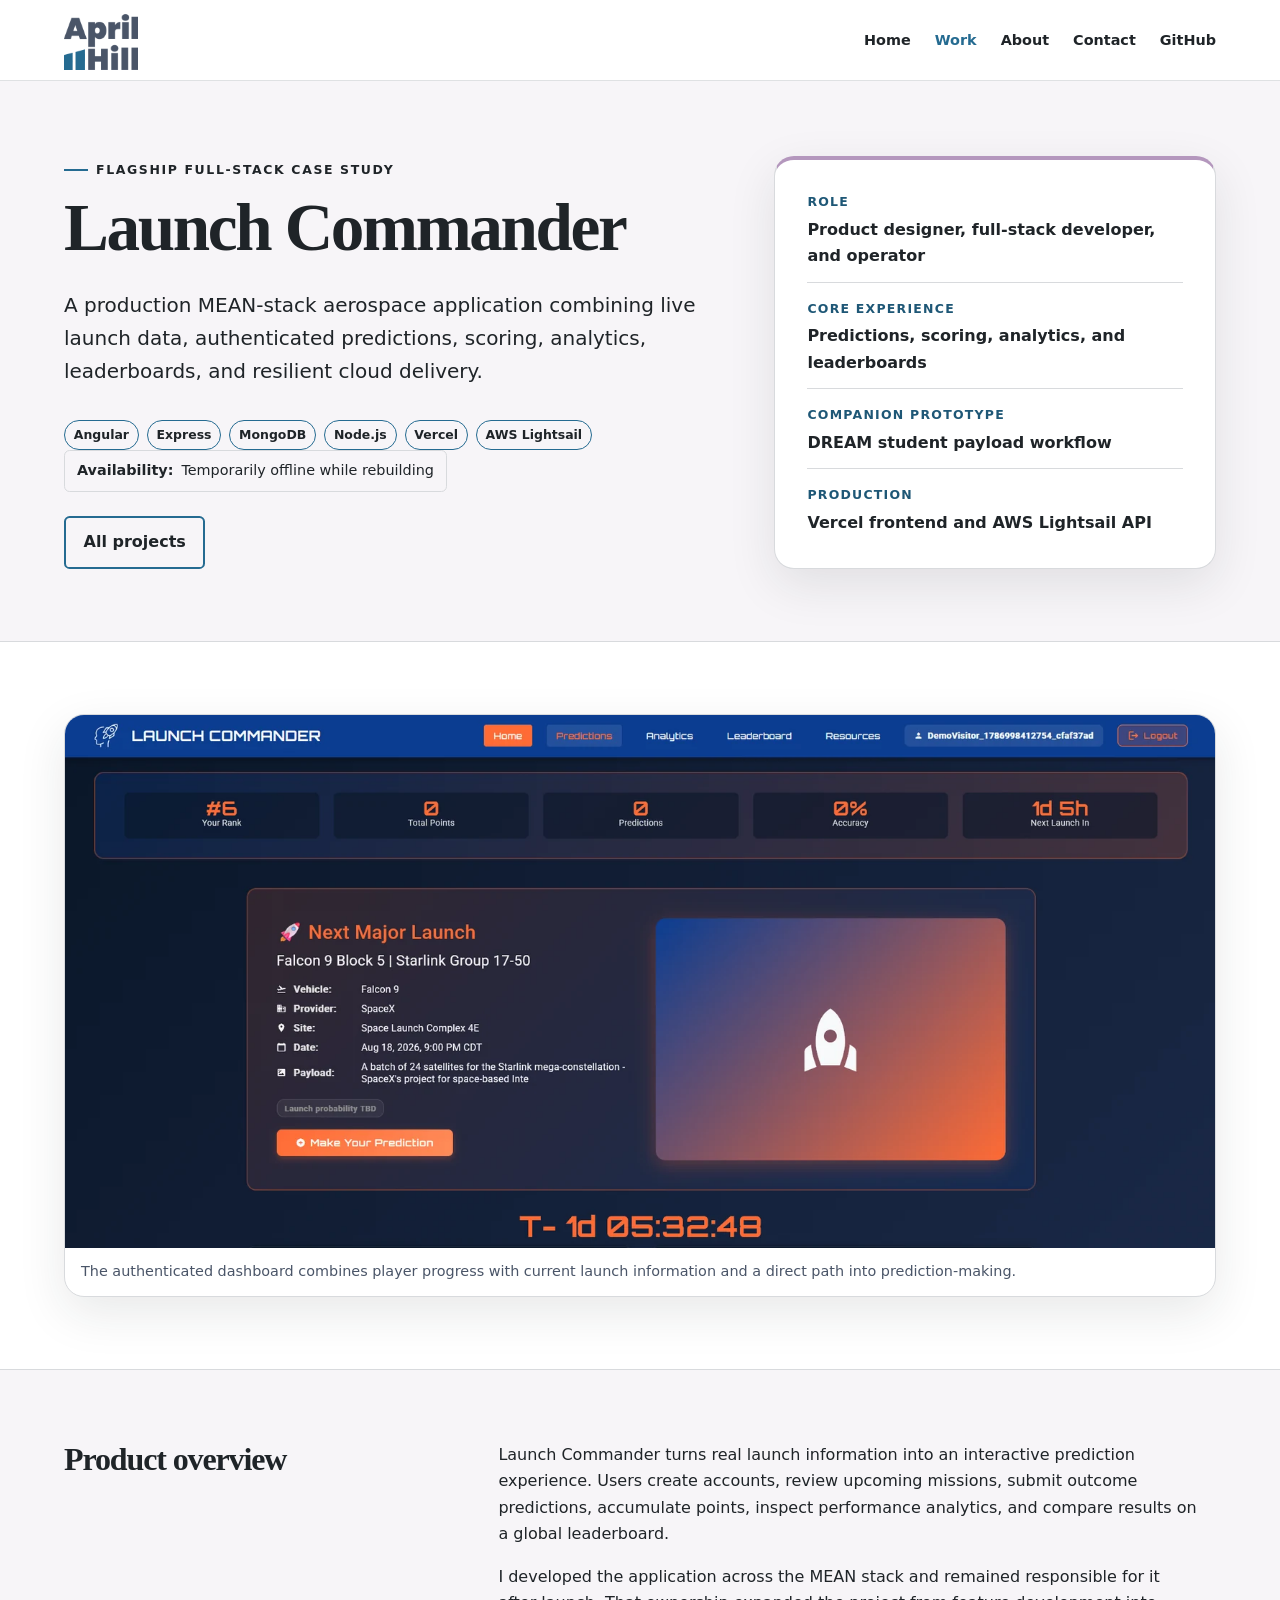
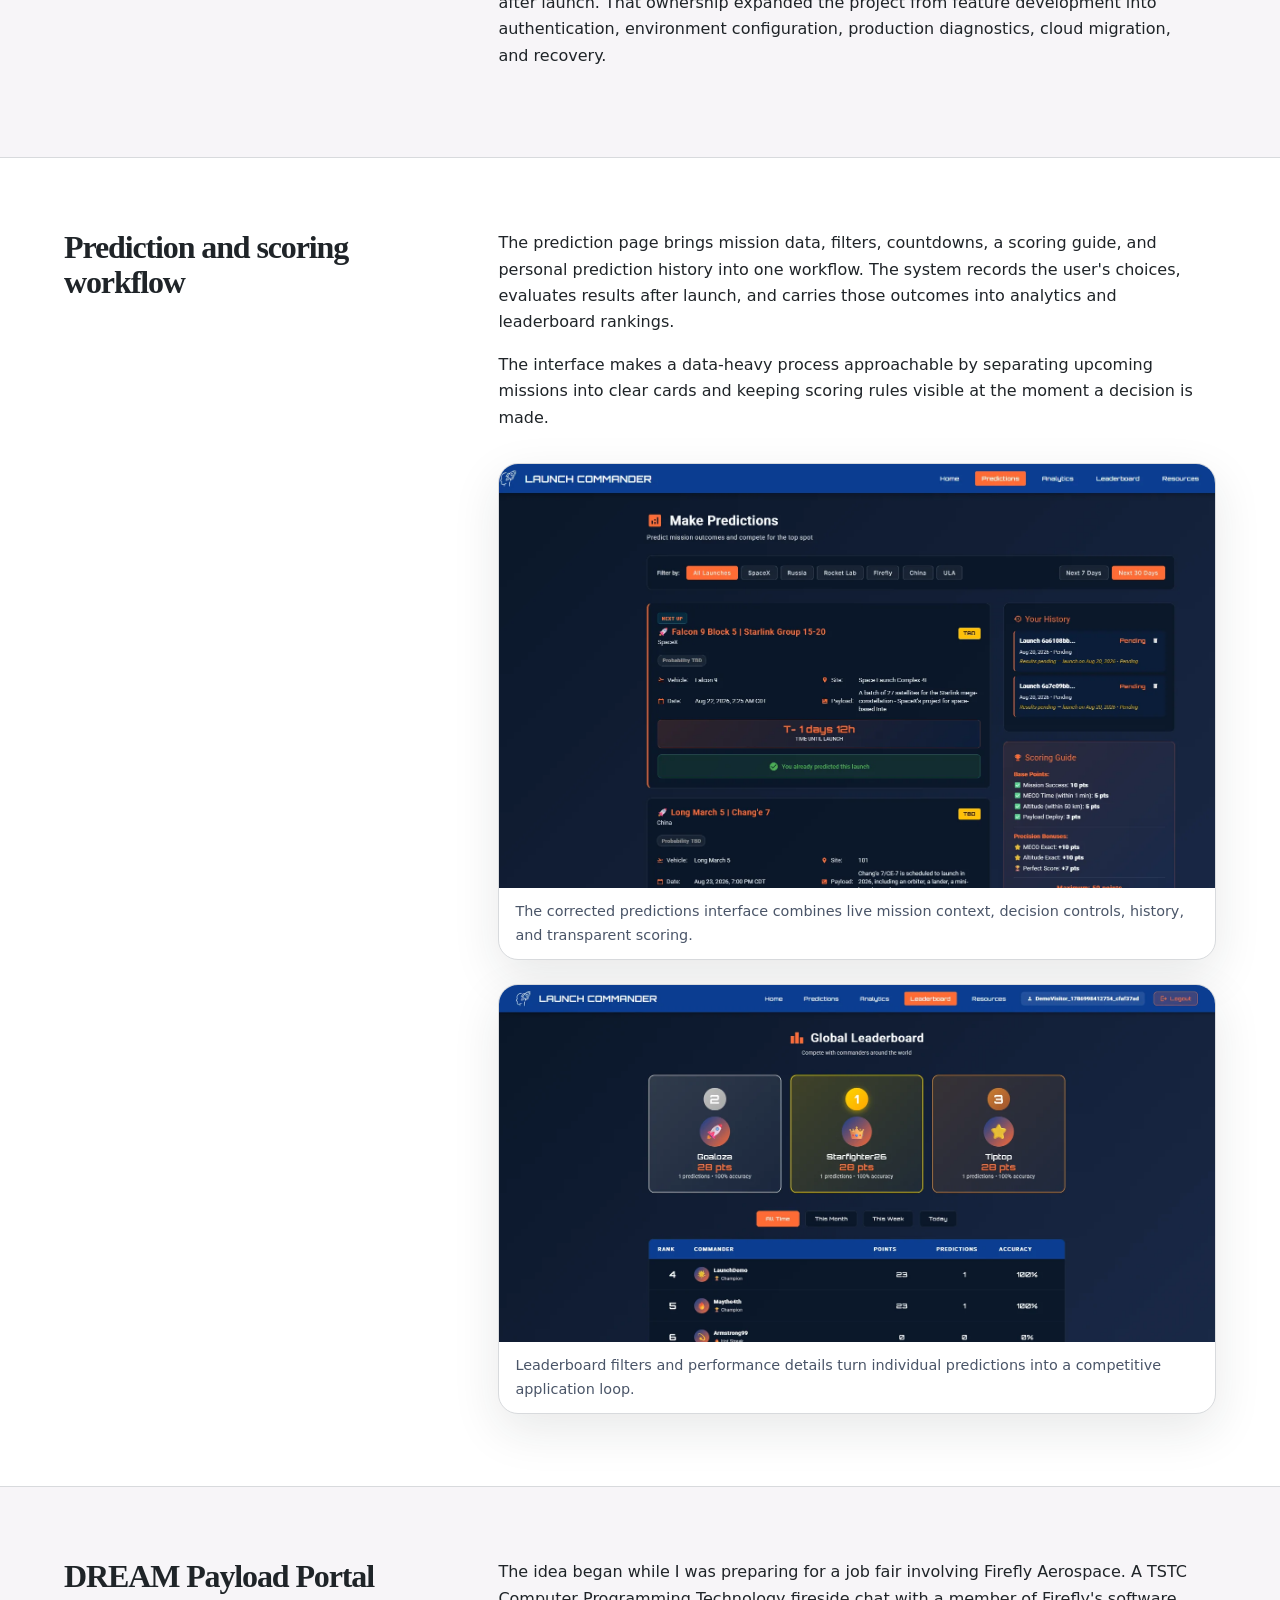
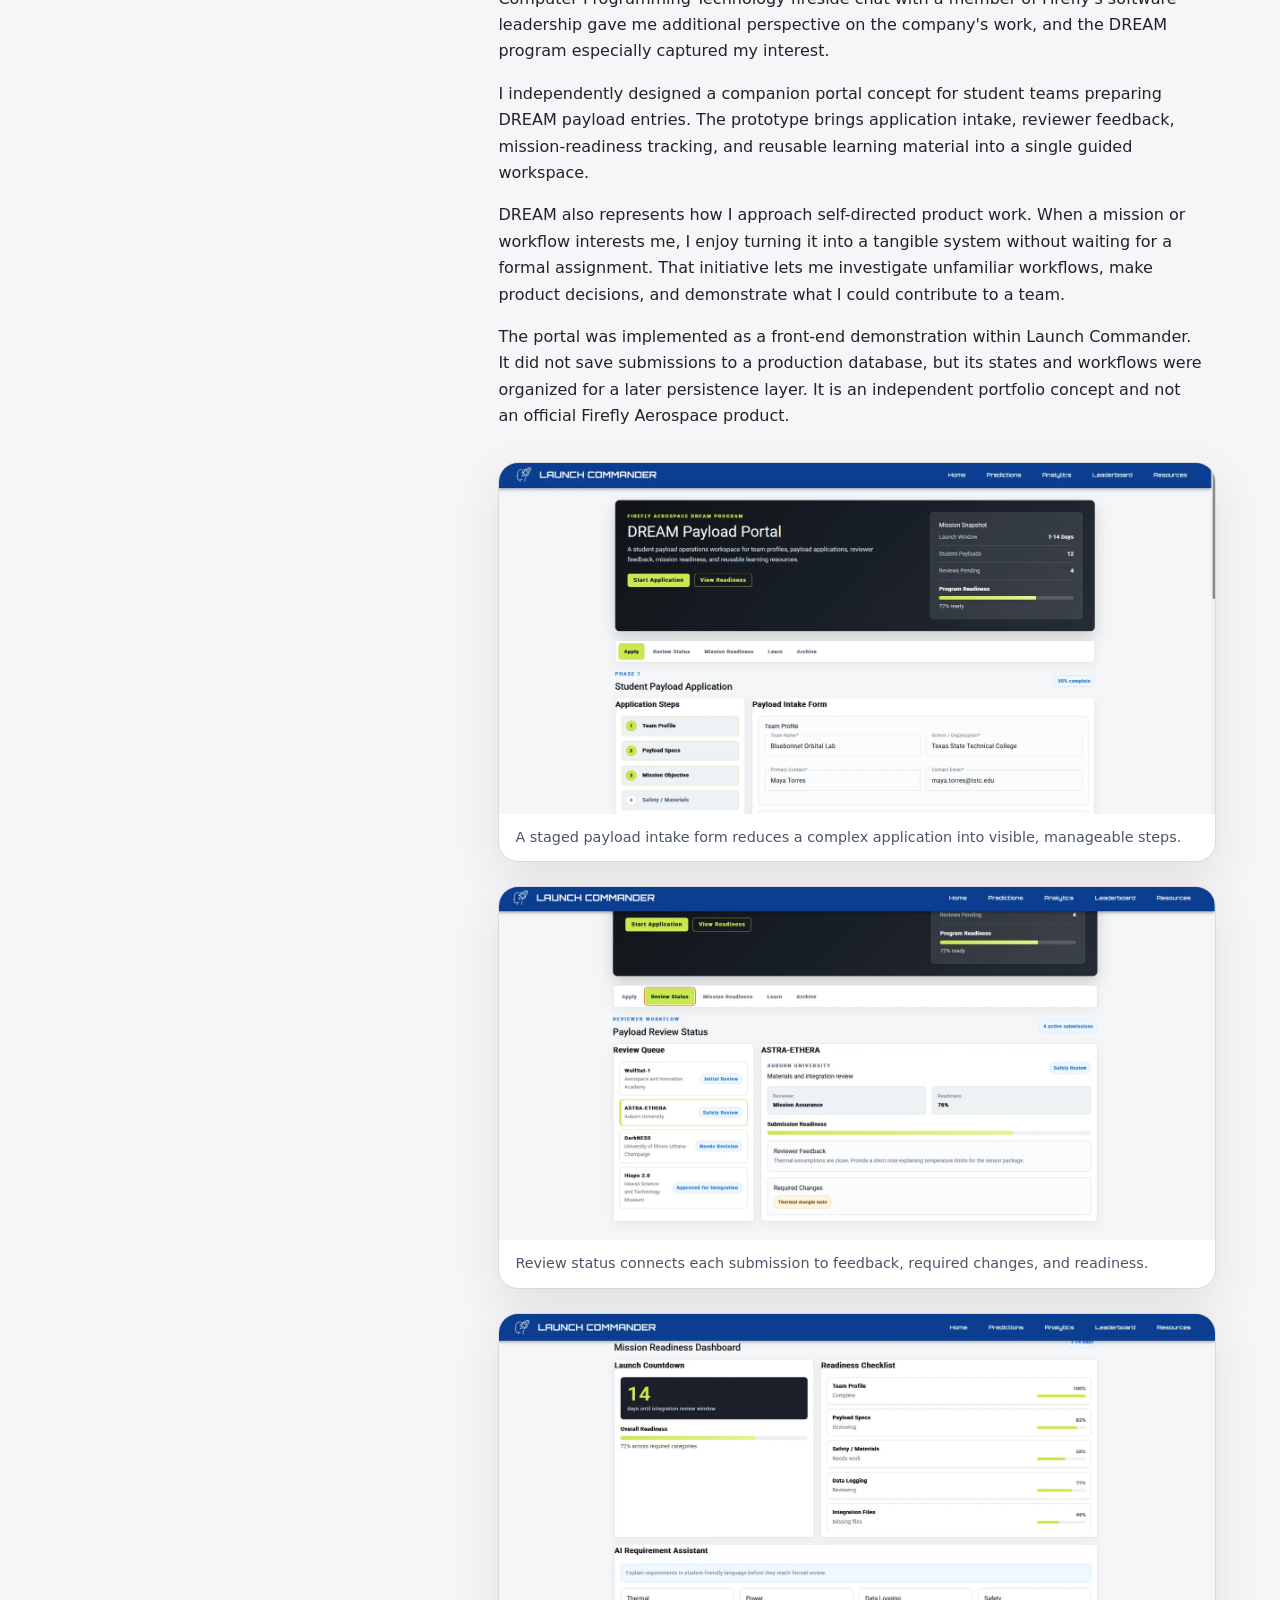
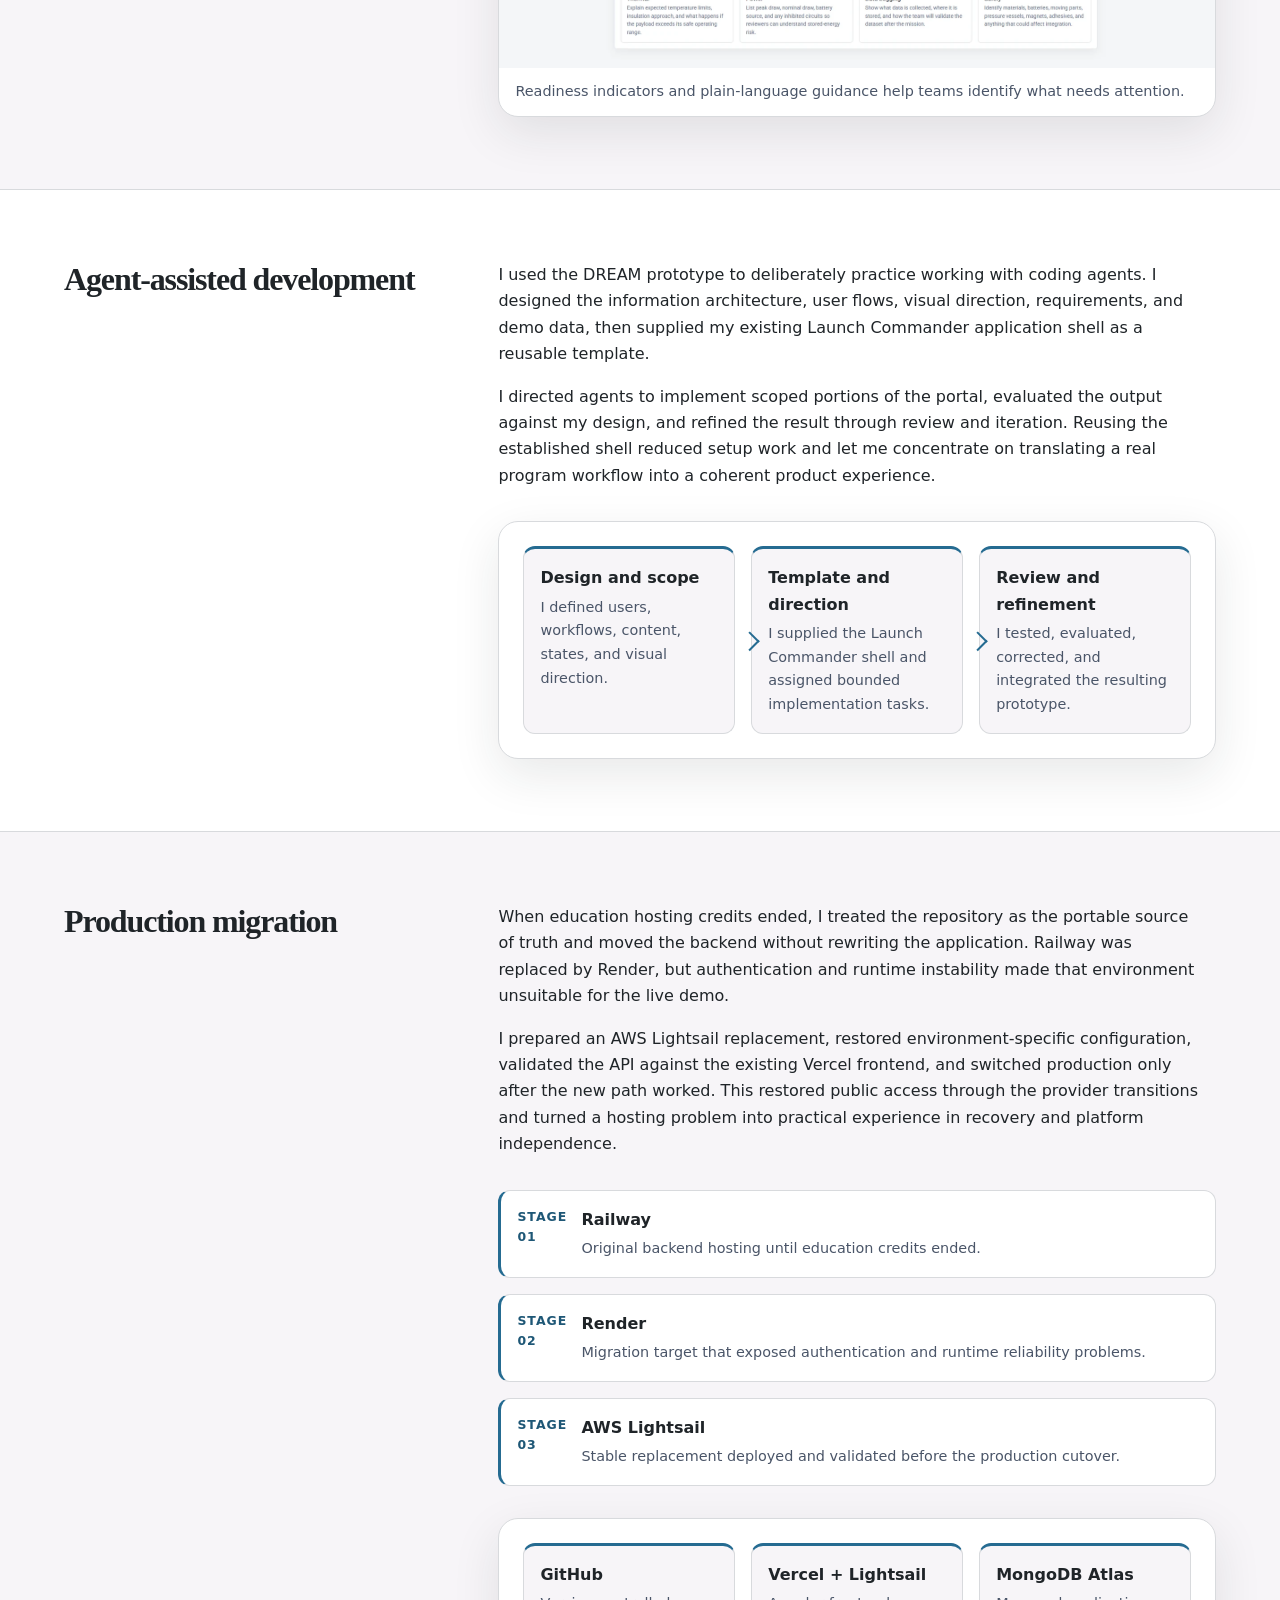
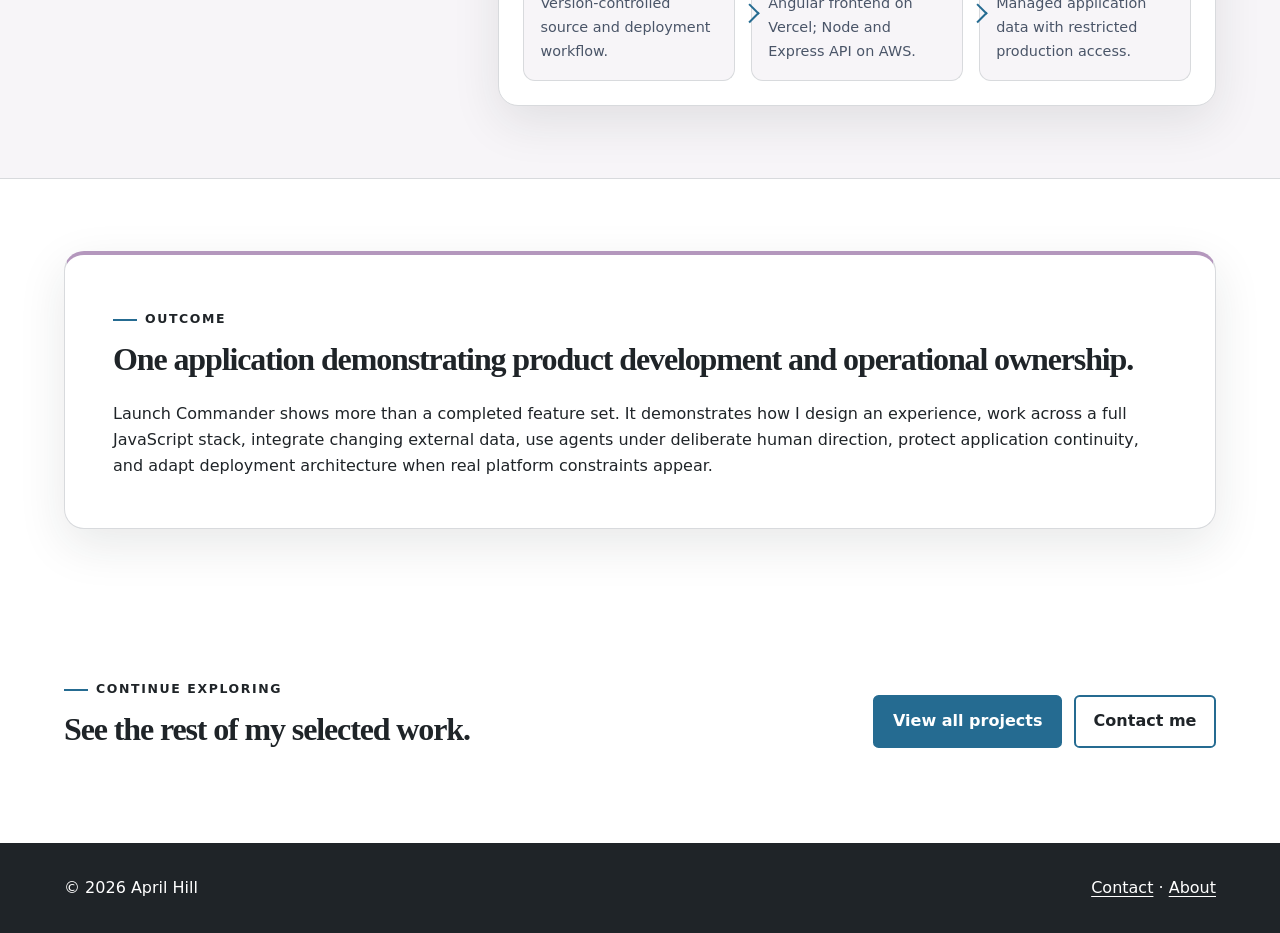
<file: launch-commander.html>
<!doctype html>
<html lang="en">
  <head>
    <meta charset="utf-8">
    <meta name="viewport" content="width=device-width, initial-scale=1">
    <meta name="description" content="Launch Commander MEAN-stack application and DREAM Payload Portal case study by full-stack developer April Hill.">
    <meta name="theme-color" content="#ffffff">
    <link rel="canonical" href="https://aprilhill.tech/launch-commander.html">
    <link rel="icon" type="image/png" href="assets/images/logo.png">
    <meta property="og:type" content="article">
    <meta property="og:site_name" content="April Hill Portfolio">
    <meta property="og:title" content="Launch Commander Case Study | April Hill">
    <meta property="og:description" content="A MEAN-stack aerospace application, agent-assisted companion prototype, and resilient production migration story.">
    <meta property="og:url" content="https://aprilhill.tech/launch-commander.html">
    <meta property="og:image" content="https://aprilhill.tech/assets/images/launch-commander/home-demo.webp">
    <meta property="og:image:alt" content="Launch Commander application dashboard">
    <meta name="twitter:card" content="summary_large_image">
    <title>Launch Commander Case Study | April Hill</title>
    <link rel="stylesheet" href="css/global.css">
    <link rel="stylesheet" href="css/components.css">
    <link rel="stylesheet" href="css/pages.css">
    <script src="js/main.js" defer></script>
  </head>
  <body>
    <a class="skip-link" href="#main-content">Skip to main content</a>
    <header class="site-header">
      <div class="container header-inner">
        <a class="wordmark" href="index.html" aria-label="April Hill home"><span class="wordmark-logo" aria-hidden="true"><img src="assets/images/logo.png" width="500" height="500" alt=""></span></a>
        <button class="nav-toggle" type="button" aria-expanded="false" aria-controls="primary-nav" aria-label="Open navigation menu" data-nav-toggle><span></span><span></span><span></span></button>
        <nav class="primary-nav" id="primary-nav" aria-label="Primary navigation" data-primary-nav>
          <ul>
            <li><a href="index.html">Home</a></li>
            <li><a href="work.html" aria-current="page">Work</a></li>
            <li><a href="about.html">About</a></li>
            <li><a href="index.html#contact">Contact</a></li>
            <li><a href="https://github.com/TiffanyApril-Dev" target="_blank" rel="noreferrer">GitHub</a></li>
          </ul>
        </nav>
      </div>
    </header>

    <main id="main-content">
      <header class="case-study-hero">
        <div class="container case-study-hero-grid">
          <div>
            <p class="eyebrow">Flagship full-stack case study</p>
            <h1>Launch Commander</h1>
            <p class="case-study-lead">A production MEAN-stack aerospace application combining live launch data, authenticated predictions, scoring, analytics, leaderboards, and resilient cloud delivery.</p>
            <ul class="tag-list" aria-label="Project technologies">
              <li class="tag">Angular</li>
              <li class="tag">Express</li>
              <li class="tag">MongoDB</li>
              <li class="tag">Node.js</li>
              <li class="tag">Vercel</li>
              <li class="tag">AWS Lightsail</li>
            </ul>
            <p class="demo-access"><span>Availability:</span> Temporarily offline while rebuilding</p>
            <div class="button-row">
              <a class="button button--secondary" href="work.html">All projects</a>
            </div>
          </div>
          <aside class="case-study-summary" aria-label="Project summary">
            <dl>
              <div><dt>Role</dt><dd>Product designer, full-stack developer, and operator</dd></div>
              <div><dt>Core experience</dt><dd>Predictions, scoring, analytics, and leaderboards</dd></div>
              <div><dt>Companion prototype</dt><dd>DREAM student payload workflow</dd></div>
              <div><dt>Production</dt><dd>Vercel frontend and AWS Lightsail API</dd></div>
            </dl>
          </aside>
        </div>
      </header>

      <section class="section" aria-label="Project preview">
        <div class="container">
          <figure class="case-study-figure">
            <img src="assets/images/launch-commander/home-demo.webp" width="1600" height="742" alt="Launch Commander dashboard showing user rank, prediction totals, and an upcoming launch">
            <figcaption>The authenticated dashboard combines player progress with current launch information and a direct path into prediction-making.</figcaption>
          </figure>
        </div>
      </section>

      <section class="section section--surface" aria-labelledby="overview-title">
        <div class="container case-study-section">
          <h2 id="overview-title">Product overview</h2>
          <div class="case-study-copy">
            <p>Launch Commander turns real launch information into an interactive prediction experience. Users create accounts, review upcoming missions, submit outcome predictions, accumulate points, inspect performance analytics, and compare results on a global leaderboard.</p>
            <p>I developed the application across the MEAN stack and remained responsible for it after launch. That ownership expanded the project from feature development into authentication, environment configuration, production diagnostics, cloud migration, and recovery.</p>
          </div>
        </div>
      </section>

      <section class="section" aria-labelledby="workflow-title">
        <div class="container case-study-section">
          <h2 id="workflow-title">Prediction and scoring workflow</h2>
          <div>
            <div class="case-study-copy">
              <p>The prediction page brings mission data, filters, countdowns, a scoring guide, and personal prediction history into one workflow. The system records the user's choices, evaluates results after launch, and carries those outcomes into analytics and leaderboard rankings.</p>
              <p>The interface makes a data-heavy process approachable by separating upcoming missions into clear cards and keeping scoring rules visible at the moment a decision is made.</p>
            </div>
            <div class="case-study-gallery">
              <figure class="case-study-figure case-study-figure--wide">
                <img src="assets/images/launch-commander/predictions.webp" width="1582" height="937" loading="lazy" decoding="async" alt="Launch Commander predictions page with launch filters, mission cards, user history, and scoring guide">
                <figcaption>The corrected predictions interface combines live mission context, decision controls, history, and transparent scoring.</figcaption>
              </figure>
              <figure class="case-study-figure case-study-figure--wide">
                <img src="assets/images/launch-commander/leaderboard.webp" width="1600" height="797" loading="lazy" decoding="async" alt="Launch Commander global leaderboard with ranked users, points, predictions, and accuracy">
                <figcaption>Leaderboard filters and performance details turn individual predictions into a competitive application loop.</figcaption>
              </figure>
            </div>
          </div>
        </div>
      </section>

      <section class="section section--surface" aria-labelledby="dream-title">
        <div class="container case-study-section">
          <h2 id="dream-title">DREAM Payload Portal</h2>
          <div>
            <div class="case-study-copy">
              <p>The idea began while I was preparing for a job fair involving Firefly Aerospace. A TSTC Computer Programming Technology fireside chat with a member of Firefly's software leadership gave me additional perspective on the company's work, and the DREAM program especially captured my interest.</p>
              <p>I independently designed a companion portal concept for student teams preparing DREAM payload entries. The prototype brings application intake, reviewer feedback, mission-readiness tracking, and reusable learning material into a single guided workspace.</p>
              <p>DREAM also represents how I approach self-directed product work. When a mission or workflow interests me, I enjoy turning it into a tangible system without waiting for a formal assignment. That initiative lets me investigate unfamiliar workflows, make product decisions, and demonstrate what I could contribute to a team.</p>
              <p>The portal was implemented as a front-end demonstration within Launch Commander. It did not save submissions to a production database, but its states and workflows were organized for a later persistence layer. It is an independent portfolio concept and not an official Firefly Aerospace product.</p>
            </div>
            <div class="case-study-gallery">
              <figure class="case-study-figure case-study-figure--wide">
                <img src="assets/images/launch-commander/dream-application.webp" width="1600" height="785" loading="lazy" decoding="async" alt="DREAM Payload Portal student application workflow with team profile and payload intake steps">
                <figcaption>A staged payload intake form reduces a complex application into visible, manageable steps.</figcaption>
              </figure>
              <figure class="case-study-figure case-study-figure--wide">
                <img src="assets/images/launch-commander/dream-review.webp" width="1600" height="788" loading="lazy" decoding="async" alt="DREAM Payload Portal review queue with submission readiness and reviewer feedback">
                <figcaption>Review status connects each submission to feedback, required changes, and readiness.</figcaption>
              </figure>
              <figure class="case-study-figure case-study-figure--wide">
                <img src="assets/images/launch-commander/dream-readiness.webp" width="1600" height="793" loading="lazy" decoding="async" alt="DREAM Payload Portal readiness dashboard with checklist progress and requirement guidance">
                <figcaption>Readiness indicators and plain-language guidance help teams identify what needs attention.</figcaption>
              </figure>
            </div>
          </div>
        </div>
      </section>

      <section class="section" aria-labelledby="agents-title">
        <div class="container case-study-section">
          <h2 id="agents-title">Agent-assisted development</h2>
          <div>
            <div class="case-study-copy">
              <p>I used the DREAM prototype to deliberately practice working with coding agents. I designed the information architecture, user flows, visual direction, requirements, and demo data, then supplied my existing Launch Commander application shell as a reusable template.</p>
              <p>I directed agents to implement scoped portions of the portal, evaluated the output against my design, and refined the result through review and iteration. Reusing the established shell reduced setup work and let me concentrate on translating a real program workflow into a coherent product experience.</p>
            </div>
            <div class="architecture-flow" aria-label="Agent-assisted development workflow">
              <div class="architecture-node"><strong>Design and scope</strong><span>I defined users, workflows, content, states, and visual direction.</span></div>
              <div class="architecture-node"><strong>Template and direction</strong><span>I supplied the Launch Commander shell and assigned bounded implementation tasks.</span></div>
              <div class="architecture-node"><strong>Review and refinement</strong><span>I tested, evaluated, corrected, and integrated the resulting prototype.</span></div>
            </div>
          </div>
        </div>
      </section>

      <section class="section section--surface" aria-labelledby="migration-title">
        <div class="container case-study-section">
          <h2 id="migration-title">Production migration</h2>
          <div>
            <div class="case-study-copy">
              <p>When education hosting credits ended, I treated the repository as the portable source of truth and moved the backend without rewriting the application. Railway was replaced by Render, but authentication and runtime instability made that environment unsuitable for the live demo.</p>
              <p>I prepared an AWS Lightsail replacement, restored environment-specific configuration, validated the API against the existing Vercel frontend, and switched production only after the new path worked. This restored public access through the provider transitions and turned a hosting problem into practical experience in recovery and platform independence.</p>
            </div>
            <ol class="migration-history" aria-label="Launch Commander hosting migration history">
              <li><span class="migration-step">Stage 01</span><div><strong>Railway</strong><span>Original backend hosting until education credits ended.</span></div></li>
              <li><span class="migration-step">Stage 02</span><div><strong>Render</strong><span>Migration target that exposed authentication and runtime reliability problems.</span></div></li>
              <li><span class="migration-step">Stage 03</span><div><strong>AWS Lightsail</strong><span>Stable replacement deployed and validated before the production cutover.</span></div></li>
            </ol>
            <div class="architecture-flow" aria-label="Launch Commander production architecture">
              <div class="architecture-node"><strong>GitHub</strong><span>Version-controlled source and deployment workflow.</span></div>
              <div class="architecture-node"><strong>Vercel + Lightsail</strong><span>Angular frontend on Vercel; Node and Express API on AWS.</span></div>
              <div class="architecture-node"><strong>MongoDB Atlas</strong><span>Managed application data with restricted production access.</span></div>
            </div>
          </div>
        </div>
      </section>

      <section class="section" aria-labelledby="outcome-title">
        <div class="container">
          <div class="case-study-outcome">
            <p class="eyebrow">Outcome</p>
            <h2 id="outcome-title">One application demonstrating product development and operational ownership.</h2>
            <p>Launch Commander shows more than a completed feature set. It demonstrates how I design an experience, work across a full JavaScript stack, integrate changing external data, use agents under deliberate human direction, protect application continuity, and adapt deployment architecture when real platform constraints appear.</p>
          </div>
        </div>
      </section>

      <section class="section">
        <div class="container case-study-next">
          <div>
            <p class="eyebrow">Continue exploring</p>
            <h2>See the rest of my selected work.</h2>
          </div>
          <div class="button-row">
            <a class="button" href="work.html">View all projects</a>
            <a class="button button--secondary" href="index.html#contact">Contact me</a>
          </div>
        </div>
      </section>
    </main>

    <footer class="site-footer">
      <div class="container footer-inner"><span>&copy; <span data-current-year>2026</span> April Hill</span><span><a href="index.html#contact">Contact</a> &middot; <a href="about.html">About</a></span></div>
    </footer>
  </body>
</html>
</file>
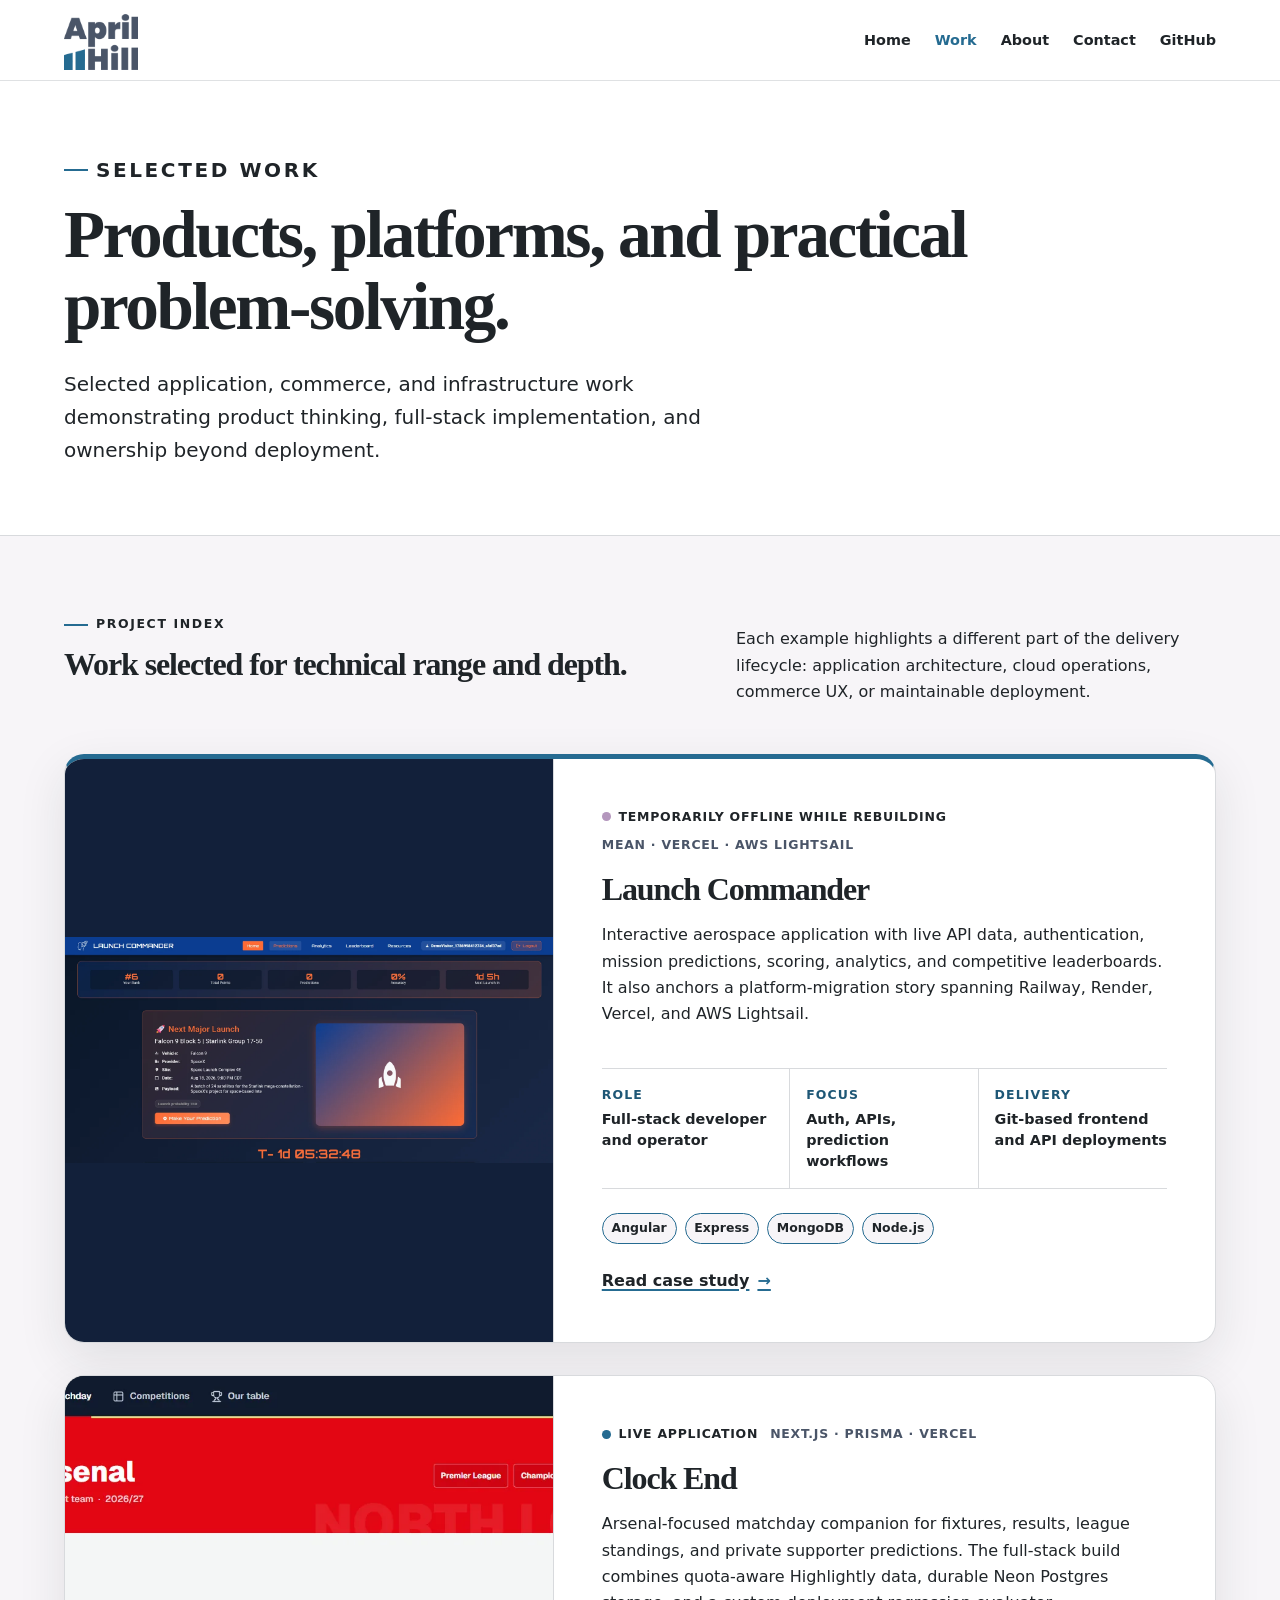
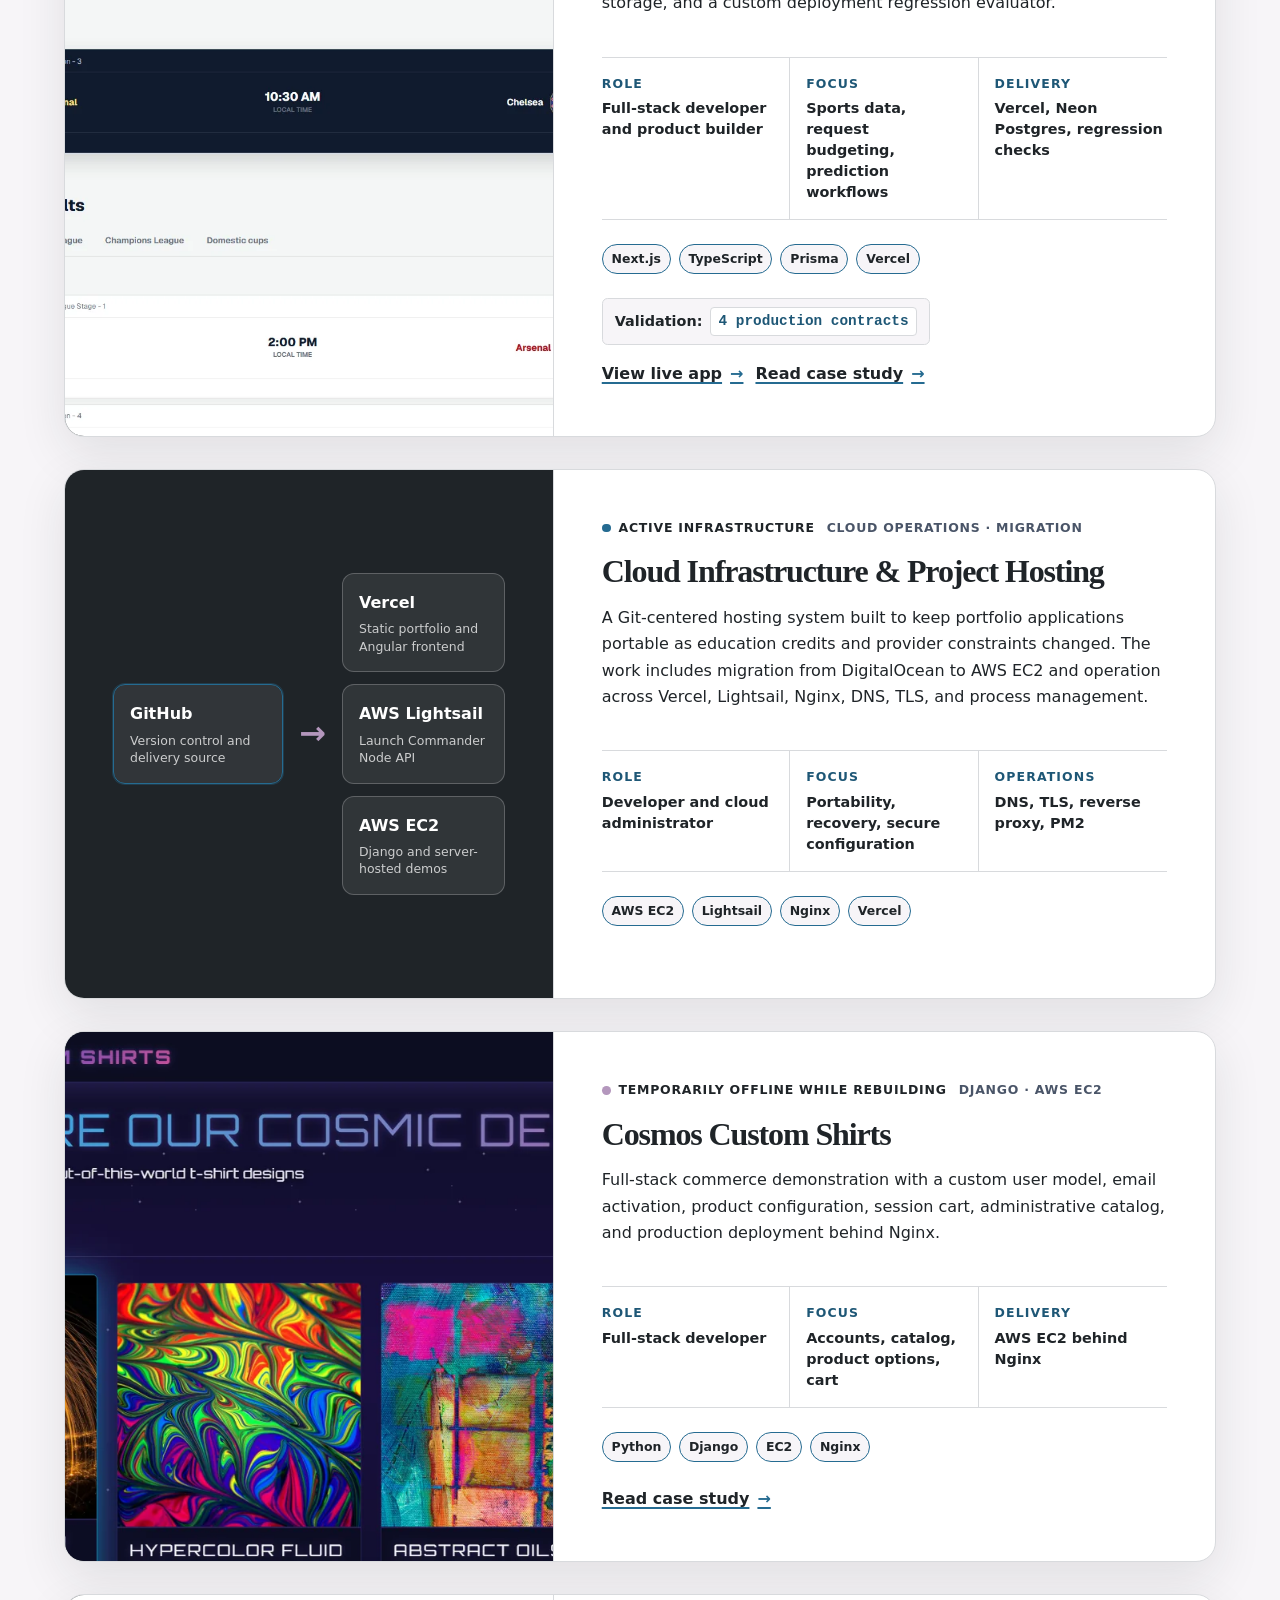
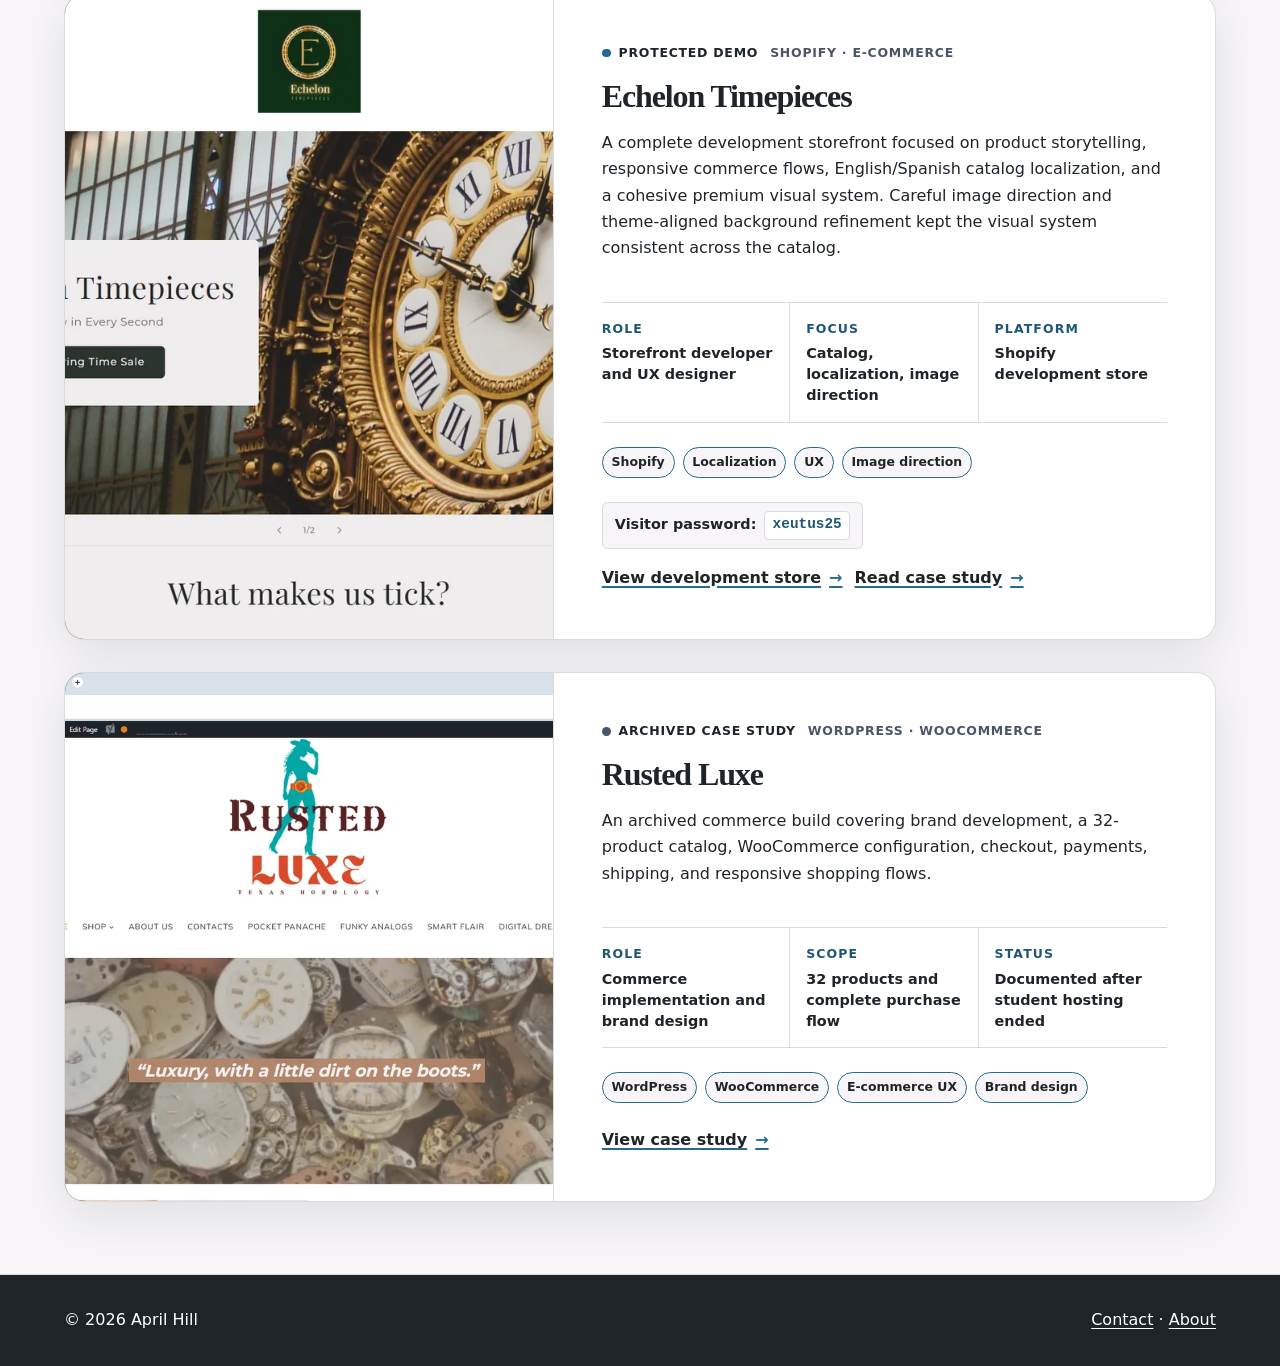
<file: work.html>
<!doctype html>
<html lang="en">
  <head>
    <meta charset="utf-8">
    <meta name="viewport" content="width=device-width, initial-scale=1">
    <meta name="description" content="Selected full-stack, cloud, e-commerce, and interface projects by April Hill.">
    <meta name="theme-color" content="#ffffff">
    <link rel="canonical" href="https://aprilhill.tech/work.html">
    <link rel="icon" type="image/png" href="assets/images/logo.png">
    <meta property="og:type" content="website">
    <meta property="og:site_name" content="April Hill Portfolio">
    <meta property="og:title" content="Selected Work | April Hill">
    <meta property="og:description" content="Full-stack applications, cloud infrastructure, and commerce projects by April Hill.">
    <meta property="og:url" content="https://aprilhill.tech/work.html">
    <meta property="og:image" content="https://aprilhill.tech/assets/images/logo.png">
    <meta property="og:image:alt" content="April Hill logo">
    <meta name="twitter:card" content="summary">
    <title>Selected Work | April Hill</title>
    <link rel="stylesheet" href="css/global.css">
    <link rel="stylesheet" href="css/components.css">
    <link rel="stylesheet" href="css/pages.css">
    <script src="js/main.js" defer></script>
  </head>
  <body>
    <a class="skip-link" href="#main-content">Skip to main content</a>
    <header class="site-header">
      <div class="container header-inner">
        <a class="wordmark" href="index.html" aria-label="April Hill home"><span class="wordmark-logo" aria-hidden="true"><img src="assets/images/logo.png" width="500" height="500" alt=""></span></a>
        <button class="nav-toggle" type="button" aria-expanded="false" aria-controls="primary-nav" aria-label="Open navigation menu" data-nav-toggle><span></span><span></span><span></span></button>
        <nav class="primary-nav" id="primary-nav" aria-label="Primary navigation" data-primary-nav>
          <ul>
            <li><a href="index.html">Home</a></li>
            <li><a href="work.html" aria-current="page">Work</a></li>
            <li><a href="about.html">About</a></li>
            <li><a href="index.html#contact">Contact</a></li>
            <li><a href="https://github.com/TiffanyApril-Dev" target="_blank" rel="noreferrer">GitHub</a></li>
          </ul>
        </nav>
      </div>
    </header>

    <main id="main-content">
      <header class="page-hero container">
        <p class="eyebrow">Selected work</p>
        <h1>Products, platforms, and practical problem-solving.</h1>
        <p>Selected application, commerce, and infrastructure work demonstrating product thinking, full-stack implementation, and ownership beyond deployment.</p>
      </header>

      <section class="section section--surface" aria-labelledby="project-list-title">
        <div class="container">
          <div class="section-heading">
            <div>
              <p class="eyebrow">Project index</p>
              <h2 id="project-list-title">Work selected for technical range and depth.</h2>
            </div>
            <p>Each example highlights a different part of the delivery lifecycle: application architecture, cloud operations, commerce UX, or maintainable deployment.</p>
          </div>

          <div class="work-showcase">
            <article class="work-card work-card--featured" id="launch-commander">
              <figure class="work-card-media work-card-media--contain">
                <img src="assets/images/launch-commander/home-demo.webp" width="1600" height="750" loading="lazy" decoding="async" alt="Launch Commander dashboard showing user rank, prediction totals, and an upcoming launch">
              </figure>
              <div class="work-card-body">
                <div class="project-card-kicker">
                  <span class="project-status project-status--demo">Temporarily offline while rebuilding</span>
                  <span>MEAN · Vercel · AWS Lightsail</span>
                </div>
                <h2>Launch Commander</h2>
                <p>Interactive aerospace application with live API data, authentication, mission predictions, scoring, analytics, and competitive leaderboards. It also anchors a platform-migration story spanning Railway, Render, Vercel, and AWS Lightsail.</p>
                <dl class="project-facts">
                  <div><dt>Role</dt><dd>Full-stack developer and operator</dd></div>
                  <div><dt>Focus</dt><dd>Auth, APIs, prediction workflows</dd></div>
                  <div><dt>Delivery</dt><dd>Git-based frontend and API deployments</dd></div>
                </dl>
                <ul class="tag-list"><li class="tag">Angular</li><li class="tag">Express</li><li class="tag">MongoDB</li><li class="tag">Node.js</li></ul>
                <div class="link-row">
                  <a class="text-link" href="launch-commander.html">Read case study</a>
                </div>
              </div>
            </article>

            <article class="work-card" id="clock-end">
              <figure class="work-card-media">
                <img src="assets/images/clock-end/dashboard.webp" width="1440" height="1000" loading="lazy" decoding="async" alt="Clock End Arsenal dashboard displaying the next match and fixtures across competitions">
              </figure>
              <div class="work-card-body">
                <div class="project-card-kicker">
                  <span class="project-status project-status--live">Live application</span>
                  <span>Next.js · Prisma · Vercel</span>
                </div>
                <h2>Clock End</h2>
                <p>Arsenal-focused matchday companion for fixtures, results, league standings, and private supporter predictions. The full-stack build combines quota-aware Highlightly data, durable Neon Postgres storage, and a custom deployment regression evaluator.</p>
                <dl class="project-facts">
                  <div><dt>Role</dt><dd>Full-stack developer and product builder</dd></div>
                  <div><dt>Focus</dt><dd>Sports data, request budgeting, prediction workflows</dd></div>
                  <div><dt>Delivery</dt><dd>Vercel, Neon Postgres, regression checks</dd></div>
                </dl>
                <ul class="tag-list"><li class="tag">Next.js</li><li class="tag">TypeScript</li><li class="tag">Prisma</li><li class="tag">Vercel</li></ul>
                <p class="demo-access"><span>Validation:</span> <code>4 production contracts</code></p>
                <div class="link-row">
                  <a class="text-link" href="https://clock-end.vercel.app" target="_blank" rel="noreferrer">View live app</a>
                  <a class="text-link" href="clock-end.html">Read case study</a>
                </div>
              </div>
            </article>

            <article class="work-card work-card--infrastructure" id="cloud-infrastructure">
              <div class="deployment-map" role="img" aria-label="GitHub-based delivery to Vercel, AWS Lightsail, and AWS EC2">
                <div class="deployment-node deployment-node--source">
                  <strong>GitHub</strong>
                  <span>Version control and delivery source</span>
                </div>
                <span class="deployment-arrow" aria-hidden="true">→</span>
                <div class="deployment-targets">
                  <div class="deployment-node"><strong>Vercel</strong><span>Static portfolio and Angular frontend</span></div>
                  <div class="deployment-node"><strong>AWS Lightsail</strong><span>Launch Commander Node API</span></div>
                  <div class="deployment-node"><strong>AWS EC2</strong><span>Django and server-hosted demos</span></div>
                </div>
              </div>
              <div class="work-card-body">
                <div class="project-card-kicker">
                  <span class="project-status project-status--live">Active infrastructure</span>
                  <span>Cloud operations · Migration</span>
                </div>
                <h2>Cloud Infrastructure &amp; Project Hosting</h2>
                <p>A Git-centered hosting system built to keep portfolio applications portable as education credits and provider constraints changed. The work includes migration from DigitalOcean to AWS EC2 and operation across Vercel, Lightsail, Nginx, DNS, TLS, and process management.</p>
                <dl class="project-facts">
                  <div><dt>Role</dt><dd>Developer and cloud administrator</dd></div>
                  <div><dt>Focus</dt><dd>Portability, recovery, secure configuration</dd></div>
                  <div><dt>Operations</dt><dd>DNS, TLS, reverse proxy, PM2</dd></div>
                </dl>
                <ul class="tag-list"><li class="tag">AWS EC2</li><li class="tag">Lightsail</li><li class="tag">Nginx</li><li class="tag">Vercel</li></ul>
              </div>
            </article>

            <article class="work-card" id="cosmos-custom-shirts">
              <figure class="work-card-media">
                <img src="assets/images/cosmos/cosmos-home.webp" width="1175" height="661" loading="lazy" decoding="async" alt="Cosmos Custom Shirts product catalog displaying three colorful configurable designs">
              </figure>
              <div class="work-card-body">
                <div class="project-card-kicker">
                  <span class="project-status project-status--demo">Temporarily offline while rebuilding</span>
                  <span>Django · AWS EC2</span>
                </div>
                <h2>Cosmos Custom Shirts</h2>
                <p>Full-stack commerce demonstration with a custom user model, email activation, product configuration, session cart, administrative catalog, and production deployment behind Nginx.</p>
                <dl class="project-facts">
                  <div><dt>Role</dt><dd>Full-stack developer</dd></div>
                  <div><dt>Focus</dt><dd>Accounts, catalog, product options, cart</dd></div>
                  <div><dt>Delivery</dt><dd>AWS EC2 behind Nginx</dd></div>
                </dl>
                <ul class="tag-list"><li class="tag">Python</li><li class="tag">Django</li><li class="tag">EC2</li><li class="tag">Nginx</li></ul>
                <div class="link-row">
                  <a class="text-link" href="cosmos-custom-shirts.html">Read case study</a>
                </div>
              </div>
            </article>

            <article class="work-card" id="echelon-timepieces">
              <figure class="work-card-media">
                <img src="assets/images/echelon/echelon-home.webp" width="1600" height="799" loading="lazy" decoding="async" alt="Echelon Timepieces storefront homepage with an ornate station clock and premium neutral styling">
              </figure>
              <div class="work-card-body">
                <div class="project-card-kicker">
                  <span class="project-status project-status--live">Protected demo</span>
                  <span>Shopify · E-commerce</span>
                </div>
                <h2>Echelon Timepieces</h2>
                <p>A complete development storefront focused on product storytelling, responsive commerce flows, English/Spanish catalog localization, and a cohesive premium visual system. Careful image direction and theme-aligned background refinement kept the visual system consistent across the catalog.</p>
                <dl class="project-facts">
                  <div><dt>Role</dt><dd>Storefront developer and UX designer</dd></div>
                  <div><dt>Focus</dt><dd>Catalog, localization, image direction</dd></div>
                  <div><dt>Platform</dt><dd>Shopify development store</dd></div>
                </dl>
                <ul class="tag-list"><li class="tag">Shopify</li><li class="tag">Localization</li><li class="tag">UX</li><li class="tag">Image direction</li></ul>
                <p class="demo-access"><span>Visitor password:</span> <code>xeutus25</code></p>
                <div class="link-row">
                  <a class="text-link" href="https://echelon-timepieces.myshopify.com" target="_blank" rel="noreferrer">View development store</a>
                  <a class="text-link" href="echelon-timepieces.html">Read case study</a>
                </div>
              </div>
            </article>

            <article class="work-card" id="rusted-luxe">
              <figure class="work-card-media">
                <img src="assets/images/rusted-luxe/home.webp" width="1600" height="787" loading="lazy" decoding="async" alt="Rusted Luxe storefront homepage with western-inspired branding and vintage watch imagery">
              </figure>
              <div class="work-card-body">
                <div class="project-card-kicker">
                  <span class="project-status project-status--archived">Archived case study</span>
                  <span>WordPress · WooCommerce</span>
                </div>
                <h2>Rusted Luxe</h2>
                <p>An archived commerce build covering brand development, a 32-product catalog, WooCommerce configuration, checkout, payments, shipping, and responsive shopping flows.</p>
                <dl class="project-facts">
                  <div><dt>Role</dt><dd>Commerce implementation and brand design</dd></div>
                  <div><dt>Scope</dt><dd>32 products and complete purchase flow</dd></div>
                  <div><dt>Status</dt><dd>Documented after student hosting ended</dd></div>
                </dl>
                <ul class="tag-list"><li class="tag">WordPress</li><li class="tag">WooCommerce</li><li class="tag">E-commerce UX</li><li class="tag">Brand design</li></ul>
                <a class="text-link" href="rusted-luxe.html">View case study</a>
              </div>
            </article>
          </div>
        </div>
      </section>
    </main>

    <footer class="site-footer">
      <div class="container footer-inner"><span>© <span data-current-year>2026</span> April Hill</span><span><a href="index.html#contact">Contact</a> · <a href="about.html">About</a></span></div>
    </footer>
  </body>
</html>
</file>
<file: css/global.css>
@import url("tokens.css");

*,
*::before,
*::after {
  box-sizing: border-box;
}

html {
  scroll-behavior: smooth;
}

body {
  margin: 0;
  background: var(--color-canvas);
  color: var(--color-text);
  font-family: var(--font-body);
  font-size: var(--text-base);
  line-height: 1.65;
  text-rendering: optimizeLegibility;
  overflow-x: clip;
}

body.nav-open {
  overflow: hidden;
}

img,
svg {
  display: block;
  max-width: 100%;
}

button,
input,
textarea {
  font: inherit;
}

a {
  color: var(--color-primary-strong);
  text-underline-offset: 0.2em;
}

a:hover {
  color: var(--color-primary-strong);
}

:focus-visible {
  outline: 3px solid var(--color-focus);
  outline-offset: 4px;
}

h1,
h2,
h3,
p {
  margin-top: 0;
}

h1,
h2,
h3 {
  color: var(--color-ink);
  line-height: 1.08;
  overflow-wrap: break-word;
}

h1,
h2 {
  font-family: var(--font-display);
  font-weight: 600;
  letter-spacing: -0.035em;
}

h1 {
  margin-bottom: var(--space-5);
  font-size: var(--text-2xl);
}

h2 {
  margin-bottom: var(--space-5);
  font-size: var(--text-xl);
}

h3 {
  margin-bottom: var(--space-3);
  font-size: 1.2rem;
}

.container {
  width: 100%;
  max-width: calc(var(--content-width) + 2rem);
  margin-inline: auto;
  padding-inline: 1rem;
}

.reading-width {
  max-width: var(--reading-width);
}

.section {
  padding-block: var(--space-8);
}

.section--surface {
  background: var(--color-bg-alternate);
  border-block: 1px solid var(--color-border);
}

.eyebrow {
  display: inline-flex;
  align-items: center;
  gap: var(--space-2);
  margin-bottom: var(--space-3);
  color: var(--color-ink);
  font-size: var(--text-xs);
  font-weight: 800;
  letter-spacing: 0.13em;
  text-transform: uppercase;
}

.eyebrow::before {
  width: 1.5rem;
  height: 2px;
  flex: 0 0 auto;
  background: var(--color-primary);
  content: "";
}

.section-heading {
  display: grid;
  grid-template-columns: minmax(0, 1fr) minmax(16rem, 30rem);
  gap: var(--space-6);
  align-items: end;
  margin-bottom: var(--space-7);
}

.section-heading > * {
  min-width: 0;
  margin-bottom: 0;
}

.skip-link {
  position: fixed;
  z-index: 100;
  top: var(--space-4);
  left: var(--space-4);
  padding: var(--space-3) var(--space-4);
  transform: translateY(-200%);
  background: var(--color-ink);
  color: white;
  border-radius: var(--radius-sm);
}

.skip-link:focus {
  transform: translateY(0);
}

@media (max-width: 48rem) {
  h1 {
    font-size: clamp(2.35rem, 11vw, 3.25rem);
  }

  .section {
    padding-block: var(--space-7);
  }

  .section-heading {
    grid-template-columns: 1fr;
    gap: var(--space-3);
  }
}

@media (prefers-reduced-motion: reduce) {
  html {
    scroll-behavior: auto;
  }

  *,
  *::before,
  *::after {
    scroll-behavior: auto !important;
    transition-duration: 0.01ms !important;
    animation-duration: 0.01ms !important;
    animation-iteration-count: 1 !important;
  }
}
</file>
<file: css/components.css>
.site-header {
  position: sticky;
  z-index: 20;
  top: 0;
  background: color-mix(in srgb, var(--color-surface) 94%, transparent);
  border-bottom: 1px solid color-mix(in srgb, var(--color-border) 80%, transparent);
  backdrop-filter: blur(14px);
}

.header-inner {
  display: flex;
  min-height: 5rem;
  align-items: center;
  justify-content: space-between;
  gap: var(--space-5);
}

.wordmark {
  display: inline-flex;
  align-items: center;
  gap: var(--space-2);
  color: var(--color-ink);
  font-weight: 800;
  text-decoration: none;
}

.wordmark-logo {
  position: relative;
  display: block;
  width: 4.65rem;
  height: 3.75rem;
  flex: 0 0 auto;
  overflow: hidden;
}

.wordmark-logo img {
  position: absolute;
  top: -0.83rem;
  left: -0.32rem;
  width: 5.39rem;
  max-width: none;
  height: auto;
}

.primary-nav ul {
  display: flex;
  margin: 0;
  padding: 0;
  align-items: center;
  gap: var(--space-5);
  list-style: none;
}

.primary-nav a {
  color: var(--color-ink);
  font-size: var(--text-sm);
  font-weight: 700;
  text-decoration: none;
}

.primary-nav a[aria-current="page"] {
  color: var(--color-primary);
}

.nav-toggle {
  display: none;
  width: 2.8rem;
  height: 2.8rem;
  padding: 0.7rem;
  border: 1px solid var(--color-border);
  background: var(--color-surface);
  border-radius: var(--radius-sm);
}

.nav-toggle span {
  display: block;
  height: 2px;
  margin-block: 0.25rem;
  background: var(--color-ink);
}

.button-row,
.link-row {
  display: flex;
  flex-wrap: wrap;
  gap: var(--space-3);
  align-items: center;
}

.button {
  display: inline-flex;
  min-height: 3rem;
  padding: 0.7rem 1.1rem;
  align-items: center;
  justify-content: center;
  background: var(--color-button-primary-bg);
  color: var(--color-button-primary-text);
  border: 2px solid var(--color-button-primary-border);
  border-radius: var(--radius-sm);
  font-weight: 800;
  text-decoration: none;
  transition: background-color 160ms ease, border-color 160ms ease, transform 160ms ease;
}

.button:hover {
  background: var(--color-button-primary-bg-hover);
  border-color: var(--color-button-primary-bg-hover);
  color: var(--color-button-primary-text);
  transform: translateY(-2px);
}

.button--secondary {
  background: transparent;
  color: var(--color-ink);
  border-color: var(--color-button-primary-border);
}

.button--secondary:hover {
  background: var(--color-primary-soft);
  color: var(--color-ink);
  border-color: var(--color-button-primary-border);
}

.text-link {
  display: inline-flex;
  align-items: center;
  gap: var(--space-2);
  color: var(--color-ink);
  font-weight: 800;
  text-decoration-color: var(--color-primary);
  text-decoration-thickness: 0.12em;
}

.text-link:hover {
  color: var(--color-ink);
  text-decoration-color: var(--color-accent-decorative);
}

.text-link::after {
  color: var(--color-primary);
  content: "\2192";
}

.demo-access {
  display: flex;
  width: fit-content;
  max-width: 100%;
  margin: 0 0 var(--space-4);
  padding: var(--space-2) var(--space-3);
  flex-wrap: wrap;
  gap: var(--space-2);
  align-items: center;
  background: var(--color-primary-soft);
  color: var(--color-ink);
  border: 1px solid var(--color-border);
  border-radius: var(--radius-sm);
  font-size: var(--text-sm);
}

.demo-access span {
  font-weight: 700;
}

.demo-access code {
  padding: 0.1rem 0.45rem;
  background: var(--color-surface);
  color: var(--color-primary-strong);
  border: 1px solid var(--color-border);
  border-radius: 0.25rem;
  font-family: ui-monospace, "Cascadia Code", "SFMono-Regular", Consolas, monospace;
  font-weight: 800;
}

.tag-list {
  display: flex;
  flex-wrap: wrap;
  margin: 0;
  padding: 0;
  gap: var(--space-2);
  list-style: none;
}

.tag {
  padding: 0.25rem 0.55rem;
  background: var(--color-primary-soft);
  color: var(--color-ink);
  border: 1px solid var(--color-primary);
  border-radius: 999px;
  font-size: var(--text-xs);
  font-weight: 750;
}

.project-grid {
  display: grid;
  grid-template-columns: repeat(12, minmax(0, 1fr));
  gap: var(--space-5);
}

.project-card {
  grid-column: span 6;
  display: flex;
  min-height: 31rem;
  flex-direction: column;
  overflow: hidden;
  background: var(--color-surface-strong);
  border: 1px solid var(--color-border);
  border-radius: var(--radius-lg);
  box-shadow: var(--shadow-soft);
  min-width: 0;
}

.project-card--featured {
  grid-column: 1 / -1;
  display: grid;
  grid-template-columns: minmax(0, 1.15fr) minmax(20rem, 0.85fr);
  min-height: 28rem;
  background: var(--color-surface-strong);
  color: var(--color-ink);
  border-top: 5px solid var(--color-primary);
}

.project-card-media {
  aspect-ratio: 16 / 9;
  margin: 0;
  overflow: hidden;
  background: var(--color-ink);
  border-bottom: 1px solid var(--color-border);
}

.project-card-media img {
  width: 100%;
  height: 100%;
  object-fit: cover;
  object-position: center top;
}

.project-card-media--contain {
  background: #12203a;
}

.project-card-media--contain img {
  object-fit: contain;
  object-position: center;
}

.project-card--featured .project-card-media {
  height: 100%;
  aspect-ratio: auto;
  border-right: 1px solid var(--color-border);
  border-bottom: 0;
}

.project-card-body {
  display: flex;
  padding: var(--space-6);
  flex: 1;
  flex-direction: column;
}

.project-card-kicker {
  display: flex;
  flex-wrap: wrap;
  margin-bottom: var(--space-4);
  gap: var(--space-2) var(--space-3);
  align-items: center;
  color: var(--color-muted);
  font-size: var(--text-xs);
  font-weight: 800;
  letter-spacing: 0.06em;
  text-transform: uppercase;
}

.project-status {
  display: inline-flex;
  gap: var(--space-2);
  align-items: center;
  color: var(--color-ink);
}

.project-status::before {
  width: 0.55rem;
  height: 0.55rem;
  flex: 0 0 auto;
  background: var(--color-primary);
  border-radius: 50%;
  content: "";
}

.project-status--demo::before {
  background: var(--color-accent-decorative);
}

.project-status--archived::before {
  background: var(--color-muted);
}

.project-card h3 {
  max-width: 30rem;
  font-family: var(--font-display);
  font-size: clamp(1.7rem, 3vw, 2.6rem);
  letter-spacing: -0.03em;
}

.project-card p {
  max-width: 44rem;
}

.project-card .tag-list {
  margin-top: auto;
  margin-bottom: var(--space-5);
}

.capability-grid {
  display: grid;
  grid-template-columns: repeat(3, 1fr);
  gap: var(--space-5);
}

.capability-card {
  padding: var(--space-6);
  border-top: 4px solid var(--color-primary);
  background: var(--color-surface);
}

.capability-number {
  color: var(--color-accent);
  font-family: var(--font-display);
  font-size: 2rem;
}

.site-footer {
  padding-block: var(--space-6);
  background: var(--color-ink);
  color: var(--color-neutral-white);
}

.footer-inner {
  display: flex;
  justify-content: space-between;
  gap: var(--space-5);
}

.site-footer a {
  color: var(--color-neutral-white);
}

@media (max-width: 48rem) {
  .wordmark-logo {
    width: 4.03rem;
    height: 3.25rem;
  }

  .wordmark-logo img {
    top: -0.72rem;
    left: -0.28rem;
    width: 4.67rem;
  }

  .nav-toggle {
    display: block;
  }

  .primary-nav {
    position: fixed;
    inset: 5rem 0 auto 0;
    display: none;
    padding: var(--space-5) 1rem var(--space-6);
    background: var(--color-surface);
    border-bottom: 1px solid var(--color-border);
  }

  .primary-nav[data-open="true"] {
    display: block;
  }

  .primary-nav ul {
    align-items: stretch;
    flex-direction: column;
    gap: 0;
  }

  .primary-nav a {
    display: block;
    padding: var(--space-4);
    border-bottom: 1px solid var(--color-border);
    font-size: var(--text-base);
  }

  .project-card,
  .project-card--featured {
    grid-column: 1 / -1;
    min-height: auto;
  }

  .project-card--featured {
    grid-template-columns: 1fr;
  }

  .project-card--featured .project-card-media {
    aspect-ratio: 16 / 9;
    border-right: 0;
    border-bottom: 1px solid var(--color-border);
  }

  .capability-grid {
    grid-template-columns: 1fr;
  }

  .footer-inner {
    flex-direction: column;
  }
}
</file>
<file: css/pages.css>
.hero {
  padding-block: var(--space-8) var(--space-9);
  background: var(--color-surface);
}

.hero-grid {
  display: grid;
  grid-template-columns: minmax(0, 1.35fr) minmax(18rem, 0.65fr);
  gap: var(--space-7);
  align-items: center;
}

.hero-copy {
  max-width: 52rem;
  min-width: 0;
}

.hero-lead {
  max-width: 44rem;
  margin-bottom: var(--space-6);
  font-size: var(--text-lg);
}

.portrait-card {
  max-width: 23rem;
  margin-inline: auto;
  padding: var(--space-4);
  background: var(--color-bg-portrait);
  border: 1px solid var(--color-border);
  border-radius: var(--radius-lg);
}

.portrait-card img {
  width: 100%;
  height: auto;
  object-fit: contain;
  object-position: center bottom;
  border-radius: var(--radius-md);
}

.portrait-card--tight {
  overflow: hidden;
}

.portrait-card--tight img {
  aspect-ratio: 1;
  object-fit: cover;
  object-position: center 25%;
}

.portrait-caption {
  margin: var(--space-3) 0 0;
  color: var(--color-primary-strong);
  font-size: var(--text-sm);
  font-weight: 750;
  text-align: center;
}

.proof-strip {
  padding-block: var(--space-5);
  background: var(--color-ink);
  color: white;
}

.proof-list {
  display: grid;
  grid-template-columns: repeat(3, minmax(0, 1fr));
  margin: 0;
  margin-inline: auto;
  padding: 0;
  gap: clamp(var(--space-3), 2vw, var(--space-6));
  justify-self: center;
  justify-items: center;
  align-items: center;
  list-style: none;
}

.proof-list li {
  display: grid;
  width: min(100%, 19rem);
  max-width: 19rem;
  grid-template-columns: auto minmax(0, 1fr);
  min-height: 2.5rem;
  gap: var(--space-3);
  justify-self: center;
  align-items: center;
  font-size: var(--text-sm);
  font-weight: 700;
  line-height: 1.3;
  text-align: left;
}

.proof-list li::before {
  width: 0.55rem;
  height: 0.55rem;
  flex: 0 0 auto;
  background: var(--color-accent-decorative);
  border-radius: 50%;
  content: "";
}

.timeline {
  display: grid;
  margin: 0;
  padding: 0;
  gap: var(--space-4);
  list-style: none;
}

.timeline-item {
  display: grid;
  grid-template-columns: 9rem minmax(0, 1fr);
  padding-block: var(--space-4);
  gap: var(--space-5);
  border-top: 1px solid var(--color-border);
}

.timeline-label {
  color: var(--color-primary-strong);
  font-size: var(--text-sm);
  font-weight: 800;
}

.contact-panel {
  display: grid;
  grid-template-columns: minmax(0, 1fr) auto;
  padding: var(--space-7);
  gap: var(--space-6);
  align-items: center;
  background: var(--color-bg-accent-callout);
  border: 1px solid color-mix(in srgb, var(--color-accent-digital-lavender) 55%, white);
  border-radius: var(--radius-lg);
}

.contact-panel h2,
.contact-panel p {
  margin-bottom: var(--space-2);
}

.page-hero {
  padding-block: var(--space-8) var(--space-7);
}

.page-hero p {
  max-width: var(--reading-width);
  font-size: var(--text-lg);
}

.work-list {
  display: grid;
  gap: var(--space-5);
}

.work-showcase {
  display: grid;
  gap: var(--space-6);
}

.work-card {
  display: grid;
  grid-template-columns: minmax(18rem, 0.85fr) minmax(0, 1.15fr);
  overflow: hidden;
  background: var(--color-surface);
  border: 1px solid var(--color-border);
  border-radius: var(--radius-lg);
  box-shadow: var(--shadow-soft);
}

.work-card--featured {
  border-top: 5px solid var(--color-primary);
}

.work-card-media {
  min-height: 100%;
  margin: 0;
  overflow: hidden;
  background: var(--color-ink);
  border-right: 1px solid var(--color-border);
}

.work-card-media img {
  width: 100%;
  height: 100%;
  min-height: 27rem;
  object-fit: cover;
  object-position: center top;
}

.work-card-media--contain {
  background: #12203a;
}

.work-card-media--contain img {
  object-fit: contain;
  object-position: center;
}

.work-card-body {
  display: flex;
  padding: var(--space-7);
  flex-direction: column;
  min-width: 0;
}

.work-card-body h2 {
  margin-bottom: var(--space-4);
}

.work-card-body .tag-list {
  margin: auto 0 var(--space-5);
}

.project-facts {
  display: grid;
  grid-template-columns: repeat(3, minmax(0, 1fr));
  margin: var(--space-5) 0;
  border-block: 1px solid var(--color-border);
}

.project-facts div {
  padding: var(--space-4);
  border-right: 1px solid var(--color-border);
  min-width: 0;
}

.project-facts div:first-child {
  padding-left: 0;
}

.project-facts div:last-child {
  padding-right: 0;
  border-right: 0;
}

.project-facts dt {
  margin-bottom: var(--space-1);
  color: var(--color-primary-strong);
  font-size: var(--text-xs);
  font-weight: 800;
  letter-spacing: 0.09em;
  text-transform: uppercase;
}

.project-facts dd {
  margin: 0;
  color: var(--color-ink);
  font-size: var(--text-sm);
  font-weight: 700;
  line-height: 1.45;
}

.deployment-map {
  display: flex;
  min-height: 100%;
  padding: var(--space-7);
  gap: var(--space-4);
  align-items: center;
  justify-content: center;
  background: var(--color-ink);
  color: var(--color-neutral-white);
  border-right: 1px solid var(--color-border);
}

.deployment-targets {
  display: grid;
  gap: var(--space-3);
}

.deployment-node {
  display: grid;
  min-width: 10rem;
  padding: var(--space-4);
  gap: var(--space-1);
  background: rgb(255 255 255 / 0.08);
  border: 1px solid rgb(255 255 255 / 0.22);
  border-radius: var(--radius-md);
}

.deployment-node--source {
  border-color: var(--color-primary);
  box-shadow: 0 0 0 1px color-mix(in srgb, var(--color-primary) 35%, transparent);
}

.deployment-node strong {
  color: var(--color-neutral-white);
}

.deployment-node span {
  color: color-mix(in srgb, var(--color-neutral-white) 75%, transparent);
  font-size: var(--text-xs);
  line-height: 1.4;
}

.deployment-arrow {
  color: var(--color-accent-decorative);
  font-size: 2rem;
  font-weight: 800;
}

.section-action {
  margin-top: var(--space-6);
}

.work-item {
  display: grid;
  grid-template-columns: 12rem minmax(0, 1fr) auto;
  padding: var(--space-6) 0;
  gap: var(--space-6);
  align-items: start;
  border-top: 1px solid var(--color-border);
}

.work-item > * {
  min-width: 0;
}

.work-item h2 {
  font-family: var(--font-body);
  font-size: 1.35rem;
  letter-spacing: -0.02em;
}

.work-meta {
  color: var(--color-primary-strong);
  font-size: var(--text-sm);
  font-weight: 800;
}

.case-study-hero {
  padding-block: var(--space-8);
  background: var(--color-bg-alternate);
  border-bottom: 1px solid var(--color-border);
}

.case-study-hero-grid {
  display: grid;
  grid-template-columns: minmax(0, 1.2fr) minmax(18rem, 0.8fr);
  gap: var(--space-7);
  align-items: end;
}

.case-study-hero-grid > *,
.case-study-section > * {
  min-width: 0;
}

.case-study-lead {
  max-width: var(--reading-width);
  margin-bottom: var(--space-6);
  font-size: var(--text-lg);
}

.case-study-hero .button-row {
  margin-top: var(--space-5);
}

.case-study-summary {
  padding: var(--space-6);
  background: var(--color-surface);
  border: 1px solid var(--color-border);
  border-top: 4px solid var(--color-accent-decorative);
  border-radius: var(--radius-lg);
  box-shadow: var(--shadow-soft);
}

.case-study-summary dl {
  display: grid;
  margin: 0;
  gap: var(--space-4);
}

.case-study-summary div {
  padding-bottom: var(--space-3);
  border-bottom: 1px solid var(--color-border);
}

.case-study-summary div:last-child {
  padding-bottom: 0;
  border-bottom: 0;
}

.case-study-summary dt {
  color: var(--color-primary-strong);
  font-size: var(--text-xs);
  font-weight: 800;
  letter-spacing: 0.1em;
  text-transform: uppercase;
}

.case-study-summary dd {
  margin: var(--space-1) 0 0;
  font-weight: 700;
  overflow-wrap: anywhere;
}

.case-study-figure {
  margin: 0;
  overflow: hidden;
  background: var(--color-surface);
  border: 1px solid var(--color-border);
  border-radius: var(--radius-lg);
  box-shadow: var(--shadow-soft);
}

.case-study-figure img {
  width: 100%;
  height: auto;
}

.case-study-figure figcaption {
  padding: var(--space-3) var(--space-4);
  color: var(--color-muted);
  font-size: var(--text-sm);
}

.case-study-section {
  display: grid;
  grid-template-columns: minmax(12rem, 0.35fr) minmax(0, 0.65fr);
  gap: var(--space-7);
  align-items: start;
}

.case-study-section h2 {
  position: sticky;
  top: 7rem;
}

.case-study-copy {
  max-width: var(--reading-width);
}

.case-study-gallery {
  display: grid;
  grid-template-columns: repeat(2, minmax(0, 1fr));
  margin-top: var(--space-6);
  gap: var(--space-5);
}

.case-study-gallery .case-study-figure--wide {
  grid-column: 1 / -1;
}

.architecture-flow {
  display: grid;
  grid-template-columns: repeat(3, minmax(0, 1fr));
  margin-top: var(--space-6);
  padding: var(--space-5);
  gap: var(--space-4);
  background: var(--color-surface);
  border: 1px solid var(--color-border);
  border-radius: var(--radius-lg);
  box-shadow: var(--shadow-soft);
}

.architecture-node {
  position: relative;
  min-width: 0;
  padding: var(--space-4);
  background: var(--color-bg-alternate);
  border: 1px solid var(--color-border);
  border-top: 3px solid var(--color-primary);
  border-radius: var(--radius-md);
}

.architecture-node:not(:last-child)::after {
  position: absolute;
  top: 50%;
  right: calc(var(--space-4) * -1 - 0.42rem);
  z-index: 1;
  width: 0.85rem;
  height: 0.85rem;
  transform: translateY(-50%) rotate(45deg);
  border-top: 2px solid var(--color-primary);
  border-right: 2px solid var(--color-primary);
  content: "";
}

.architecture-node strong,
.architecture-node span {
  display: block;
}

.architecture-node strong {
  margin-bottom: var(--space-1);
  color: var(--color-ink);
}

.architecture-node span {
  color: var(--color-muted);
  font-size: var(--text-sm);
}

.migration-history {
  display: grid;
  margin: var(--space-6) 0 0;
  padding: 0;
  gap: var(--space-4);
  list-style: none;
}

.migration-history li {
  display: grid;
  grid-template-columns: 3.25rem minmax(0, 1fr);
  padding: var(--space-4);
  gap: var(--space-3);
  background: var(--color-surface);
  border: 1px solid var(--color-border);
  border-left: 3px solid var(--color-primary);
  border-radius: var(--radius-md);
}

.migration-step {
  color: var(--color-primary-strong);
  font-size: var(--text-xs);
  font-weight: 800;
  letter-spacing: 0.08em;
  text-transform: uppercase;
}

.migration-history strong,
.migration-history span {
  display: block;
}

.migration-history span:last-child {
  margin-top: var(--space-1);
  color: var(--color-muted);
  font-size: var(--text-sm);
}

.case-study-outcome {
  padding: var(--space-7);
  background: var(--color-bg-case-study-highlight);
  border: 1px solid var(--color-border);
  border-top: 4px solid var(--color-accent-decorative);
  border-radius: var(--radius-lg);
  box-shadow: var(--shadow-soft);
}

.case-study-outcome p:last-child {
  margin-bottom: 0;
}

.case-study-next {
  display: flex;
  justify-content: space-between;
  gap: var(--space-5);
  align-items: center;
}

.about-grid {
  display: grid;
  grid-template-columns: minmax(16rem, 0.75fr) minmax(0, 1.25fr);
  gap: var(--space-7);
}

.about-grid .portrait-card {
  margin: 0;
}

.about-actions {
  margin-top: var(--space-6);
}

.skills-list {
  display: grid;
  grid-template-columns: repeat(2, 1fr);
  margin: var(--space-6) 0 0;
  padding: 0;
  gap: var(--space-4);
  list-style: none;
}

.skills-list li {
  padding: var(--space-4);
  background: var(--color-surface);
  border-left: 3px solid var(--color-primary);
}

.style-guide-grid {
  display: grid;
  grid-template-columns: repeat(auto-fit, minmax(10rem, 1fr));
  gap: var(--space-4);
}

.swatch {
  overflow: hidden;
  background: var(--color-surface-strong);
  border: 1px solid var(--color-border);
  border-radius: var(--radius-md);
}

.swatch-color {
  height: 7rem;
}

.swatch-color--canvas { background: var(--color-canvas); }
.swatch-color--surface { background: var(--color-surface); }
.swatch-color--ink { background: var(--color-ink); }
.swatch-color--primary { background: var(--color-primary); }
.swatch-color--accent { background: var(--color-accent); }
.swatch-color--border { background: var(--color-border); }
.swatch-color--slate { background: var(--color-brand-slate); }
.swatch-color--vivid-steel { background: var(--color-brand-vivid-steel); }
.swatch-color--graphite { background: var(--color-brand-graphite); }
.swatch-color--lavender { background: var(--color-accent-digital-lavender); }
.swatch-color--pale-lavender { background: var(--color-accent-pale-lavender); }
.swatch-color--deep-lavender { background: var(--color-accent-deep-lavender); }
.swatch-color--alternate { background: var(--color-neutral-alternate); }
.swatch-color--light-border { background: var(--color-neutral-border); }
.swatch-color--white { background: var(--color-neutral-white); }

.swatch-label {
  padding: var(--space-3);
  color: var(--color-ink);
  font-size: var(--text-sm);
  font-weight: 750;
}

.semantic-preview-heading {
  margin-top: var(--space-7);
}

.component-preview {
  display: grid;
  padding: var(--space-6);
  gap: var(--space-5);
  background: var(--color-surface);
  border: 1px solid var(--color-border);
  border-radius: var(--radius-lg);
}

.project-grid > .capability-card {
  grid-column: span 6;
}

.type-sample-display {
  margin-bottom: var(--space-3);
  font-family: var(--font-display);
  font-size: clamp(2.4rem, 7vw, 5.5rem);
  letter-spacing: -0.04em;
  line-height: 0.98;
}

@media (max-width: 48rem) {
  .hero {
    padding-block: var(--space-7);
  }

  .hero-grid,
  .about-grid {
    grid-template-columns: 1fr;
  }

  .hero-copy {
    order: 1;
  }

  .portrait-card {
    order: 2;
    max-width: 18rem;
  }

  .proof-list {
    grid-template-columns: 1fr;
    gap: var(--space-3);
  }

  .timeline-item,
  .work-item,
  .work-card,
  .contact-panel,
  .case-study-hero-grid,
  .case-study-section {
    grid-template-columns: 1fr;
    gap: var(--space-3);
  }

  .work-card-media,
  .deployment-map {
    min-height: auto;
    border-right: 0;
    border-bottom: 1px solid var(--color-border);
  }

  .work-card-media img {
    min-height: auto;
    aspect-ratio: 16 / 9;
  }

  .work-card-body {
    padding: var(--space-5);
  }

  .project-facts {
    grid-template-columns: 1fr;
  }

  .project-facts div,
  .project-facts div:first-child,
  .project-facts div:last-child {
    padding: var(--space-3) 0;
    border-right: 0;
    border-bottom: 1px solid var(--color-border);
  }

  .project-facts div:last-child {
    border-bottom: 0;
  }

  .deployment-map {
    flex-direction: column;
    align-items: stretch;
  }

  .deployment-arrow {
    align-self: center;
    transform: rotate(90deg);
  }

  .case-study-section h2 {
    position: static;
  }

  .case-study-gallery {
    grid-template-columns: 1fr;
  }

  .architecture-flow {
    grid-template-columns: 1fr;
  }

  .architecture-node:not(:last-child)::after {
    top: auto;
    right: 50%;
    bottom: calc(var(--space-4) * -1 - 0.42rem);
    transform: translateX(50%) rotate(135deg);
  }

  .case-study-gallery .case-study-figure--wide {
    grid-column: auto;
  }

  .case-study-outcome {
    padding: var(--space-5);
  }

  .case-study-next {
    align-items: flex-start;
    flex-direction: column;
  }

  .skills-list {
    grid-template-columns: 1fr;
  }

  .project-grid > .capability-card {
    grid-column: 1 / -1;
  }
}
</file>
